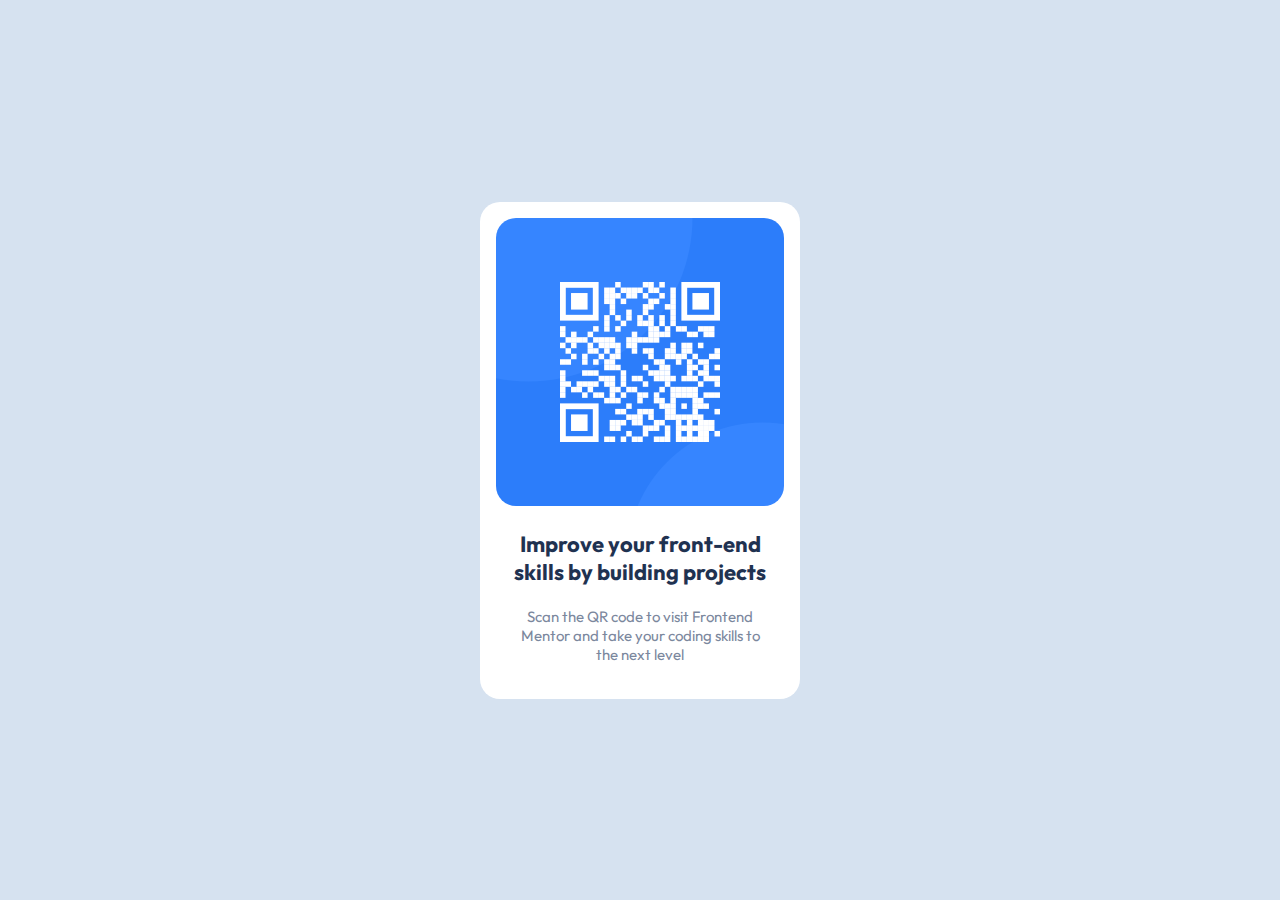
<file: 01-qr-cord-component/index.html>
<!DOCTYPE html>
<html lang="en">
  <head>
    <meta charset="UTF-8" />
    <meta name="viewport" content="width=device-width, initial-scale=1.0" />
    <!-- displays site properly based on user's device -->

    <link
      rel="icon"
      type="image/png"
      sizes="32x32"
      href="./images/favicon-32x32.png"
    />

    <link rel="preconnect" href="https://fonts.googleapis.com" />
    <link rel="preconnect" href="https://fonts.gstatic.com" crossorigin />
    <link
      href="https://fonts.googleapis.com/css2?family=Outfit:wght@100..900&display=swap"
      rel="stylesheet"
    />

    <link rel="stylesheet" href="./style.css" />

    <title>Frontend Mentor | QR code component</title>
  </head>
  <body class="container">
    <main>
      <article class="card">
        <img src="./images/image-qr-code.png" alt="QR Code" class="img" />
        <div class="card-text">
          <h1>Improve your front-end skills by building projects</h1>
          <p>
            Scan the QR code to visit Frontend Mentor and take your coding
            skills to the next level
          </p>
        </div>
      </article>
    </main>
  </body>
</html>
</file>
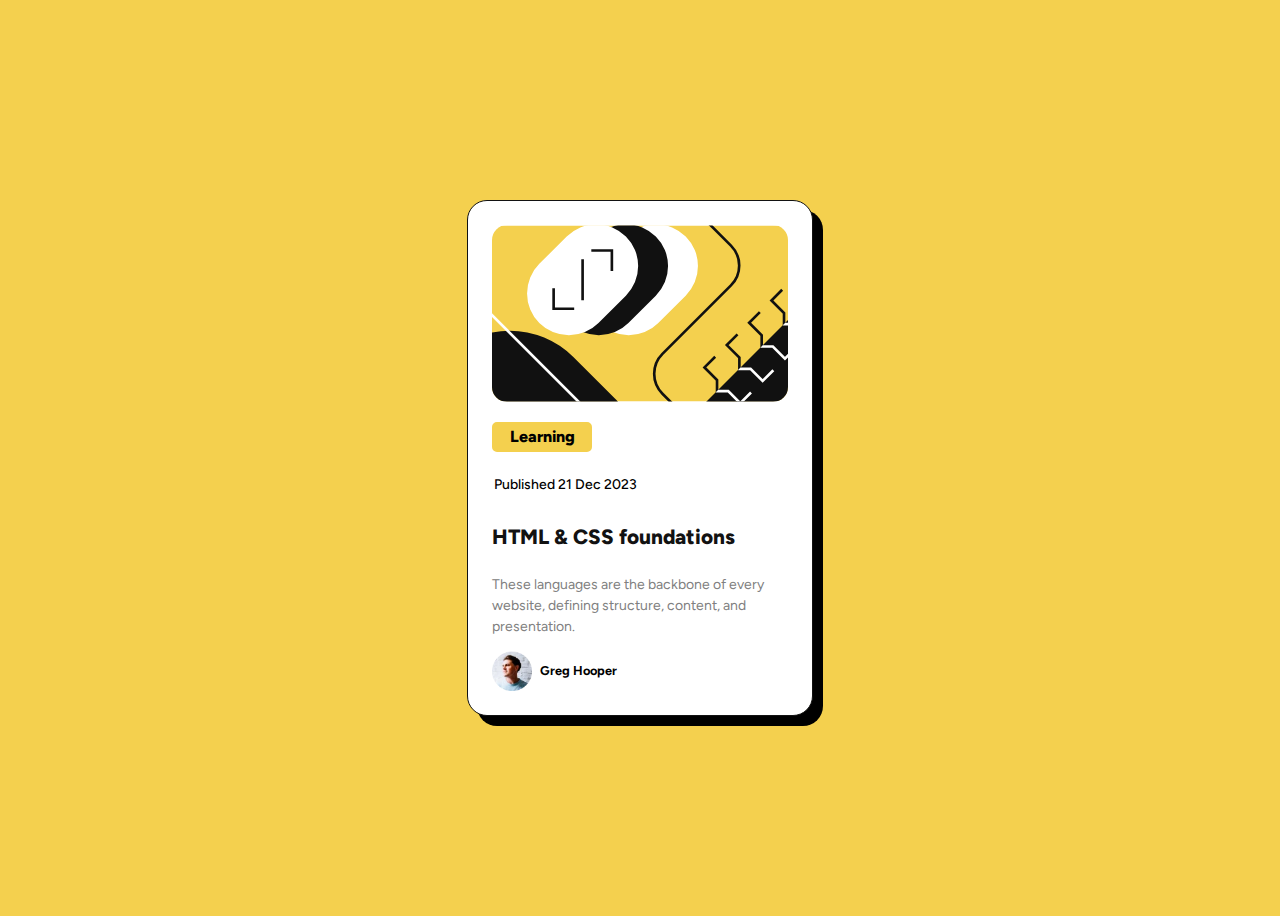
<file: 02-blog-preview-card/index.html>
<!DOCTYPE html>
<html lang="en">
  <head>
    <meta charset="UTF-8" />
    <meta name="viewport" content="width=device-width, initial-scale=1.0" />

    <link
      rel="icon"
      type="image/png"
      sizes="32x32"
      href="./assets/images/favicon-32x32.png"
    />

    <title>Front-end Mentor | Blog preview Card</title>
    <link rel="stylesheet" href="./Style/style.css" />
  </head>
  <body class="container">
    <main>
      <div class="container">
        <article class="card">
          <img
            class="card__img"
            src="./assets/images/illustration-article.svg"
            alt="Blog preview card"
          />
          <div class="card__content">
            <span>Learning</span>
            <time class="card__date">Published 21 Dec 2023</time>
            <h1><a href="#" class="card__title">HTML & CSS foundations</a></h1>
            <p class="card__text">
              These languages are the backbone of every website, defining
              structure, content, and presentation.
            </p>
            <div class="card__avatar">
              <img
                class="card__avatar-image"
                src="./assets/images/image-avatar.webp"
                alt="image"
              />
              <p class="card__avatar-author">Greg Hooper</p>
            </div>
          </div>
        </article>
      </div>
    </main>

    <!-- <footer class="footer">
      <div>
        Challenge by
        <a href="https://www.frontendmentor.io?ref=challenge" target="_blank"
          >Frontend Mentor</a
        >
      </div>
      <div>Coded by <a hre="https://github.com/kn070648">KN Chang</a></div>
    </footer> -->
  </body>
</html>
</file>
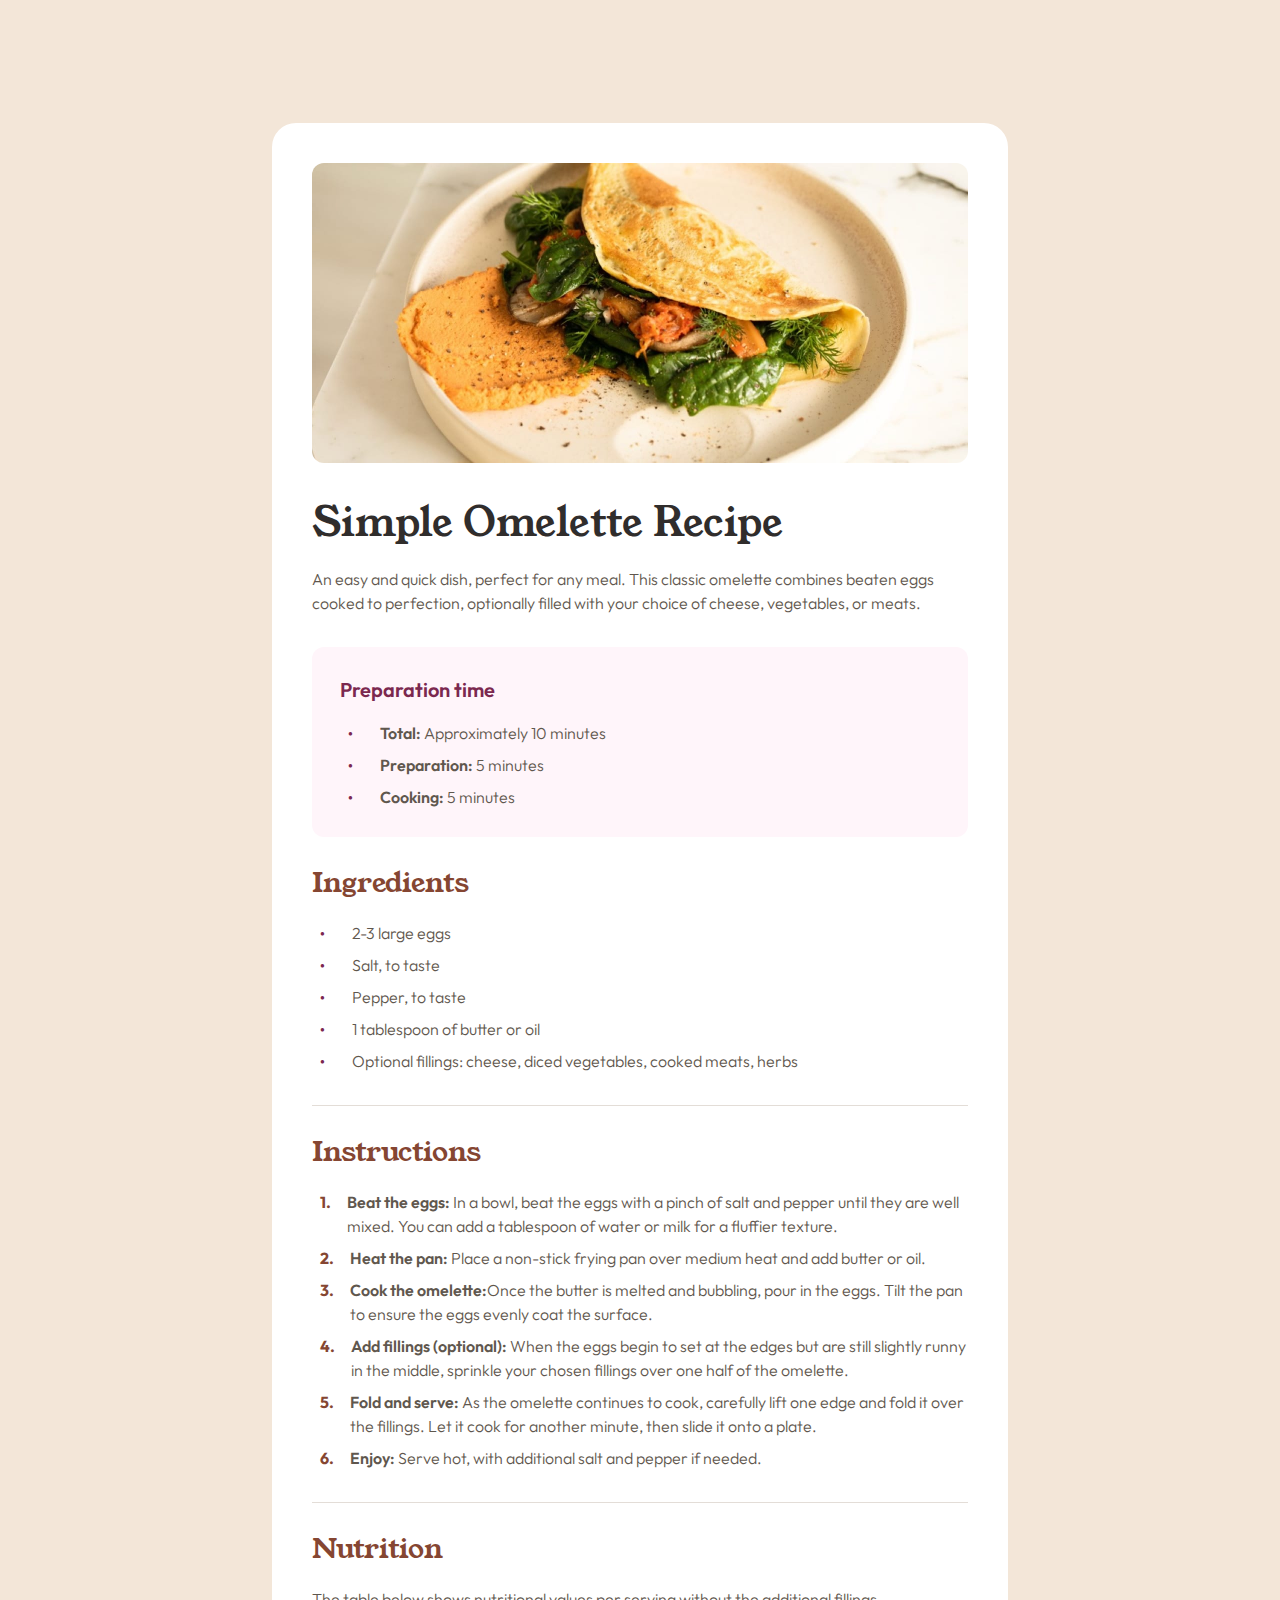
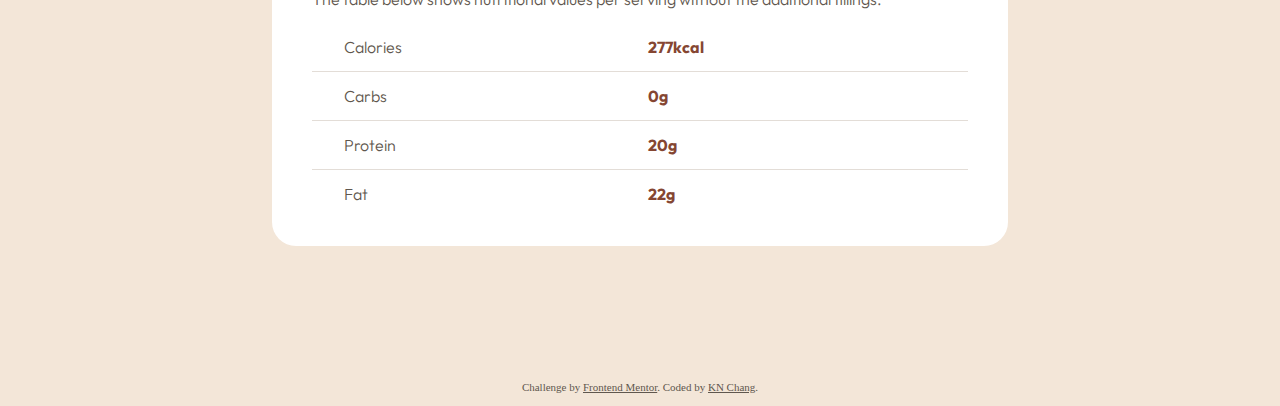
<file: 04-recipe-page/index.html>
<!DOCTYPE html>
<html lang="en">
  <head>
    <meta charset="UTF-8" />
    <meta name="viewport" content="width=device-width, initial-scale=1.0" />
    <!-- displays site properly based on user's device -->

    <link
      rel="icon"
      type="image/png"
      sizes="32x32"
      href="./assets/images/favicon-32x32.png"
    />

    <title>Frontend Mentor | Recipe page</title>

    <!-- Feel free to remove these styles or customise in your own stylesheet 👍 -->
    <style>
      .attribution {
        font-size: 11px;
        text-align: center;
      }
      .attribution a {
        color: hsl(228, 45%, 44%);
      }
    </style>
    <link rel="stylesheet" href="./style.css" />
  </head>
  <body>
    <main class="recipe">
      <img
        class="recipe__image"
        src="./assets/images/image-omelette.jpeg"
        alt="omelette__img"
      />
      <div class="recipe__text-content">
        <!--Part1-->
        <section class="component">
          <h1 class="component__title component__title--big">
            Simple Omelette Recipe
          </h1>
          <p class="component__text">
            An easy and quick dish, perfect for any meal. This classic omelette
            combines beaten eggs cooked to perfection, optionally filled with
            your choice of cheese, vegetables, or meats.
          </p>
        </section>
        <!--Part2-->
        <section class="component component--time component--timeblock">
          <h2 class="component__title--small component__title--font-Outfit">
            Preparation time
          </h2>
          <ul class="component__list">
            <li class="component__list-item">
              <p>
                <span class="component__list-item-topic">Total: </span
                >Approximately 10 minutes
              </p>
            </li>
            <li class="component__list-item">
              <p>
                <span class="component__list-item-topic">Preparation: </span>5
                minutes
              </p>
            </li>
            <li class="component__list-item">
              <p>
                <span class="component__list-item-topic">Cooking: </span>5
                minutes
              </p>
            </li>
          </ul>
        </section>
        <!--Part3-->
        <section class="component">
          <h2 class="component__title">Ingredients</h2>
          <ul class="component__list">
            <li class="component__list-item">2-3 large eggs</li>
            <li class="component__list-item">Salt, to taste</li>
            <li class="component__list-item">Pepper, to taste</li>
            <li class="component__list-item">1 tablespoon of butter or oil</li>
            <li class="component__list-item">
              Optional fillings: cheese, diced vegetables, cooked meats, herbs
            </li>
          </ul>
        </section>
        <hr class="divider" />
        <!--Part4-->
        <section class="component">
          <h2 class="component__title">Instructions</h2>
          <ol class="component__list component__list--numbers">
            <li
              class="component__list-item component__list-item--numbers component__list-item--align-top"
            >
              <p>
                <span class="component__list-item-topic">Beat the eggs: </span
                >In a bowl, beat the eggs with a pinch of salt and pepper until
                they are well mixed. You can add a tablespoon of water or milk
                for a fluffier texture.
              </p>
            </li>
            <li
              class="component__list-item component__list-item--numbers component__list-item--align-top"
            >
              <p>
                <span class="component__list-item-topic">Heat the pan: </span
                >Place a non-stick frying pan over medium heat and add butter or
                oil.
              </p>
            </li>
            <li
              class="component__list-item component__list-item--numbers component__list-item--align-top"
            >
              <p>
                <span class="component__list-item-topic"
                  >Cook the omelette:</span
                >Once the butter is melted and bubbling, pour in the eggs. Tilt
                the pan to ensure the eggs evenly coat the surface.
              </p>
            </li>
            <li
              class="component__list-item component__list-item--numbers component__list-item--align-top"
            >
              <p>
                <span class="component__list-item-topic"
                  >Add fillings (optional): </span
                >When the eggs begin to set at the edges but are still slightly
                runny in the middle, sprinkle your chosen fillings over one half
                of the omelette.
              </p>
            </li>
            <li
              class="component__list-item component__list-item--numbers component__list-item--align-top"
            >
              <p>
                <span class="component__list-item-topic">Fold and serve: </span
                >As the omelette continues to cook, carefully lift one edge and
                fold it over the fillings. Let it cook for another minute, then
                slide it onto a plate.
              </p>
            </li>
            <li
              class="component__list-item component__list-item--numbers component__list-item--align-top"
            >
              <p>
                <span class="component__list-item-topic">Enjoy: </span>Serve
                hot, with additional salt and pepper if needed.
              </p>
            </li>
          </ol>
        </section>
        <hr class="divider" />
        <!--Part5-->
        <section class="component">
          <h2 class="component__title">Nutrition</h2>
          <p class="component__text">
            The table below shows nutritional values per serving without the
            additional fillings.
          </p>
          <div class="component__nutritional-info">
            <span class="component__nutritional-info-row">
              <p class="component__nutritional-topic">Calories</p>
              <p class="component__nutritional-measure">277kcal</p>
            </span>
            <hr class="divider" />
            <span class="component__nutritional-info-row">
              <p class="component__nutritional-topic">Carbs</p>
              <p class="component__nutritional-measure">0g</p>
            </span>
            <hr class="divider" />
            <span class="component__nutritional-info-row">
              <p class="component__nutritional-topic">Protein</p>
              <p class="component__nutritional-measure">20g</p>
            </span>
            <hr class="divider" />
            <span class="component__nutritional-info-row">
              <p class="component__nutritional-topic">Fat</p>
              <p class="component__nutritional-measure">22g</p>
            </span>
          </div>
        </section>
      </div>
    </main>

    <div class="attribution">
      Challenge by
      <a href="https://www.frontendmentor.io?ref=challenge" target="_blank"
        >Frontend Mentor</a
      >. Coded by <a href="#">KN Chang</a>.
    </div>
  </body>
</html>
</file>
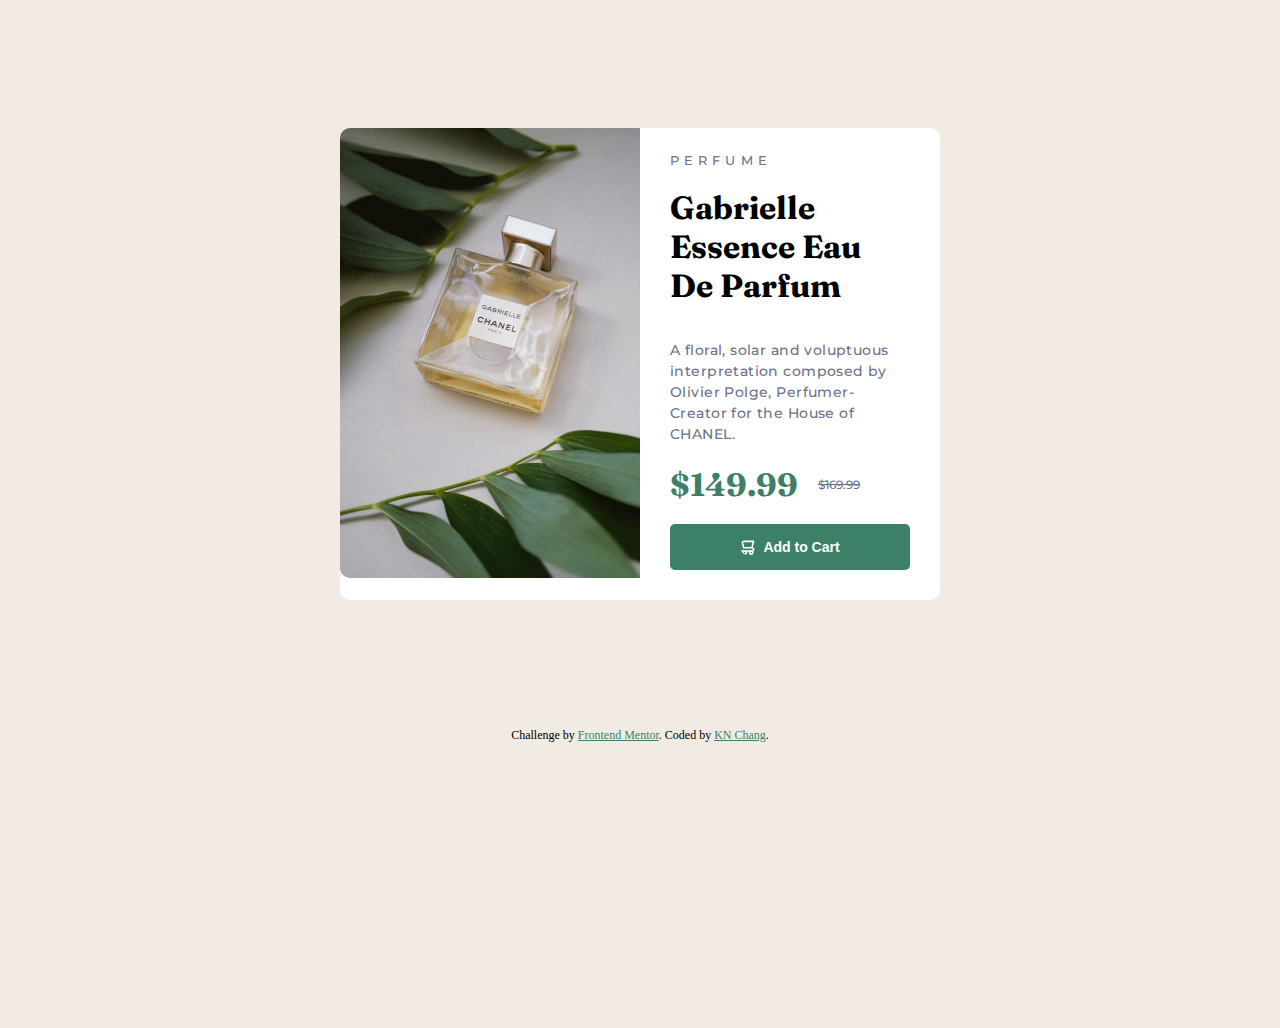
<file: 05-product-preview-card-component/index.html>
<!DOCTYPE html>
<html lang="en">
  <head>
    <meta charset="UTF-8" />
    <meta name="viewport" content="width=device-width, initial-scale=1.0" />

    <link
      rel="icon"
      type="image/png"
      sizes="32x32"
      href="./images/favicon-32x32.png"
    />

    <title>Frontend Mentor | Product preview card component</title>

    <link rel="stylesheet" href="./style.css" />
  </head>
  <body>
    <main>
      <div class="product-content">
        <picture class="image-container">
          <source
            media="(max-width: 600px)"
            srcset="./images/image-product-mobile.jpg"
          />
          <img src="./images/image-product-desktop.jpg" alt="purfume-image" />
        </picture>
        <div class="text-container">
          <span class="product-label">PERFUME</span>

          <h1 class="product-title">Gabrielle Essence Eau De Parfum</h1>

          <p class="product-text">
            A floral, solar and voluptuous interpretation composed by Olivier
            Polge, Perfumer-Creator for the House of CHANEL.
          </p>
          <div class="product-price">
            <p class="sale-price">$149.99</p>
            <p class="original-price">$169.99</p>
          </div>
          <div class="button">
            <button class="add-to-cart-btn">
              <img
                src="./images/icon-cart.svg"
                alt="cart-image"
                class="cart"
              />Add to Cart
            </button>
          </div>
        </div>
      </div>

      <div class="attribution">
        Challenge by
        <a href="https://www.frontendmentor.io?ref=challenge" target="_blank"
          >Frontend Mentor</a
        >. Coded by <a href="#">KN Chang</a>.
      </div>
    </main>
  </body>
</html>
</file>
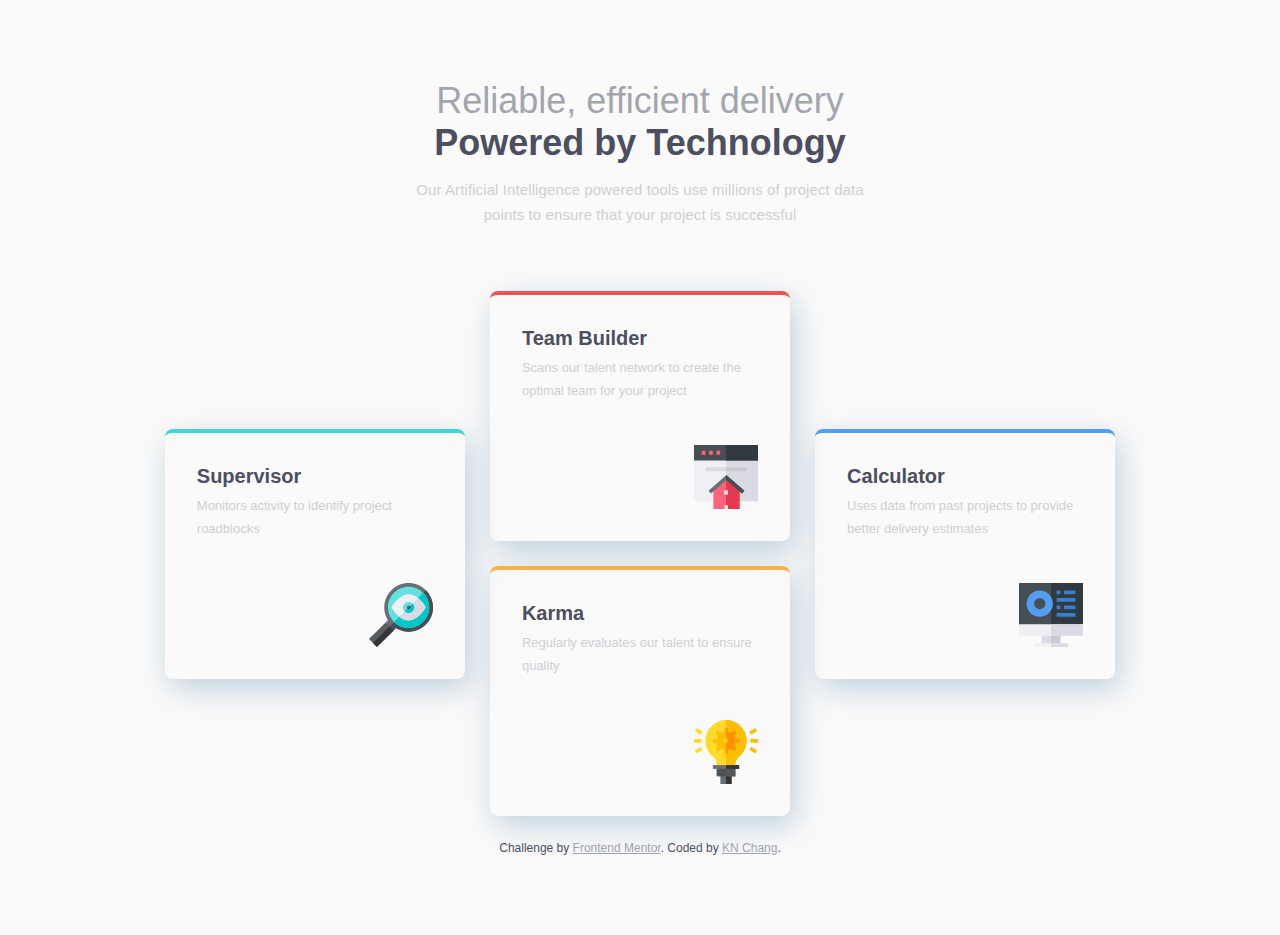
<file: 06-four-card-feature-section/index.html>
<!DOCTYPE html>
<html lang="en">
  <head>
    <meta charset="UTF-8" />
    <meta name="viewport" content="width=device-width, initial-scale=1.0" />
    <!-- displays site properly based on user's device -->

    <link
      rel="icon"
      type="image/png"
      sizes="32x32"
      href="./images/favicon-32x32.png"
    />

    <title>Frontend Mentor | Four card feature section</title>

    <link rel="stylesheet" href="./style.css" />
  </head>
  <body>
    <main class="container">
      <header class="container__header">
        <h2 class="container__subtitle">Reliable, efficient delivery</h2>
        <h1 class="container__title">Powered by Technology</h1>
        <p class="container__description">
          Our Artificial Intelligence powered tools use millions of project data
          points to ensure that your project is successful
        </p>
      </header>

      <div class="cards">
        <section class="card card--supervisor">
          <h3 class="card--title">Supervisor</h3>
          <p class="card--text">
            Monitors activity to identify project roadblocks
          </p>
          <img
            src="./images/icon-supervisor.svg"
            alt="icon-supervisor"
            class="card--img"
          />
        </section>

        <div class="card-container">
          <section class="card card--team-builder">
            <h3 class="card--title">Team Builder</h3>
            <p class="card--text">
              Scans our talent network to create the optimal team for your
              project
            </p>
            <img
              src="./images/icon-team-builder.svg"
              alt="icon-team-builder"
              class="card--img"
            />
          </section>
          <section class="card card--karma">
            <h3 class="card--title">Karma</h3>
            <p class="card--text">
              Regularly evaluates our talent to ensure quality
            </p>
            <img
              src="./images/icon-karma.svg"
              alt="icon-karma"
              class="card--img"
            />
          </section>
        </div>

        <section class="card card--caculator">
          <h3 class="card--title">Calculator</h3>
          <p class="card--text">
            Uses data from past projects to provide better delivery estimates
          </p>
          <img
            src="./images/icon-calculator.svg"
            alt="icon-calculator"
            class="card--img"
          />
        </section>
      </div>
    </main>

    <footer>
      <p class="attribution">
        Challenge by
        <a href="https://www.frontendmentor.io?ref=challenge" target="_blank"
          >Frontend Mentor</a
        >. Coded by <a href="#">KN Chang</a>.
      </p>
    </footer>
  </body>
</html>
</file>
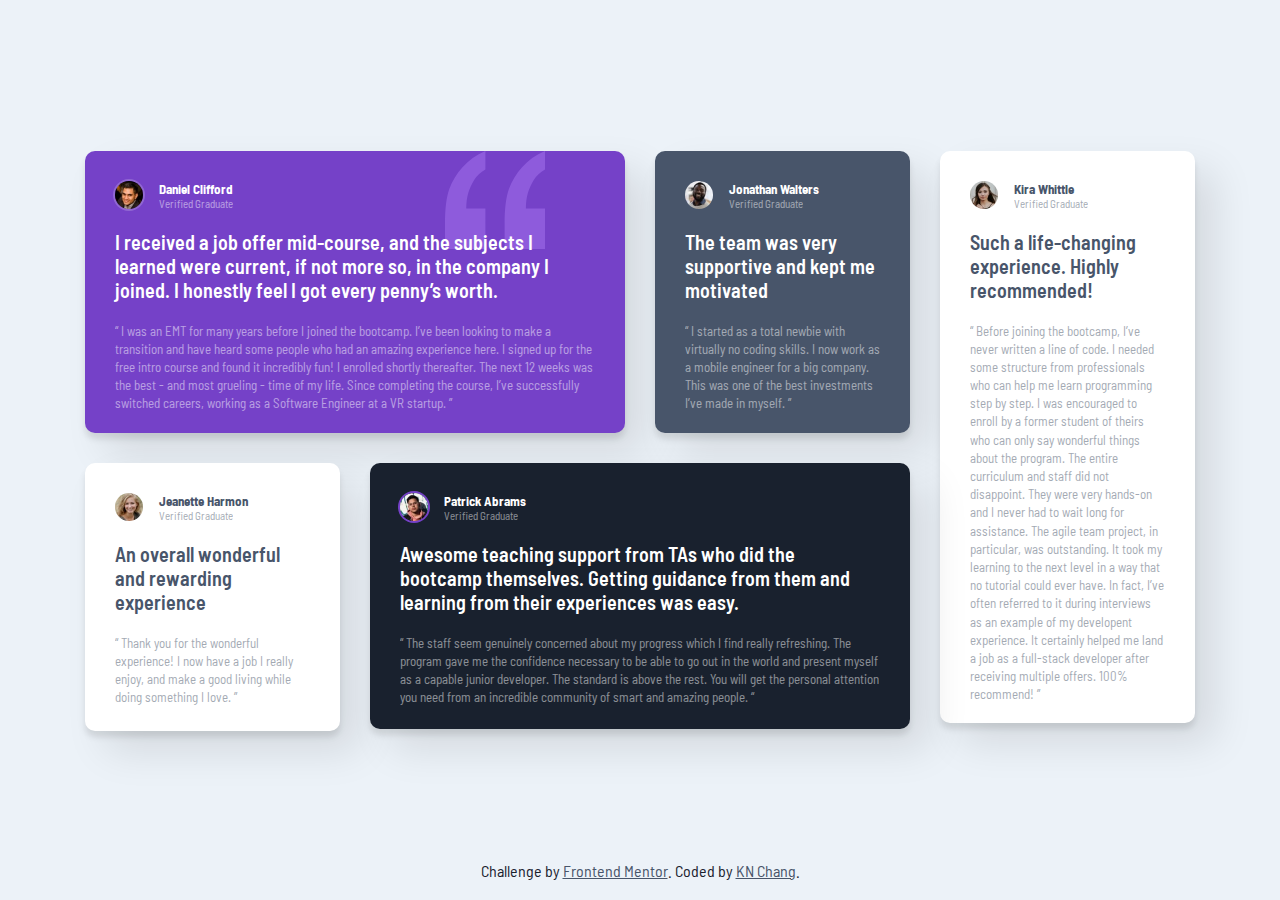
<file: 07-testimonioals-grid-section/index.html>
<!DOCTYPE html>
<html lang="en">
  <head>
    <meta charset="UTF-8" />
    <meta name="viewport" content="width=device-width, initial-scale=1.0" />
    <!-- displays site properly based on user's device -->

    <link
      rel="icon"
      type="image/png"
      sizes="32x32"
      href="./images/favicon-32x32.png"
    />

    <title>Frontend Mentor | Testimonials Grid Section</title>
    <link rel="stylesheet" href="styles/style.css" />
  </head>
  <body>
    <div class="testimonial-grid">

      <div class="testimonial-grid__item testimonial-grid__item--purple">
        <img src="./images/bg-pattern-quotation.svg" alt="quotation" class="quote-img">
        <div class="testimonial-grid__header">
          <img src="./images/image-daniel.jpg" alt="Danial Clifford" class="photo-border--white" />
          <div class="testimonial-grid＿＿info">

            <h3 class="testimonial-grid__name">Daniel Clifford</h3>
            <p class="testimonial-grid__title">Verified Graduate</p>
          </div>

        </div>
        <div class="testimonial-grid__main-content">
          <p class="testimonial-grid__quote">
            I received a job offer mid-course, and the subjects I learned were
            current, if not more so, in the company I joined. I honestly feel
            I got every penny’s worth.
          </p>
          <p class="testimonial-grid__details">
            “ I was an EMT for many years before I joined the bootcamp. I’ve
            been looking to make a transition and have heard some people who
            had an amazing experience here. I signed up for the free intro
            course and found it incredibly fun! I enrolled shortly thereafter.
            The next 12 weeks was the best - and most grueling - time of my
            life. Since completing the course, I’ve successfully switched
            careers, working as a Software Engineer at a VR startup. ”
          </p>
        </div>
      </div>

      <div class="testimonial-grid__item testimonial-grid__item--gray">
          <div class="testimonial-grid__header">
            <img src="./images/image-jonathan.jpg" alt="Jonathan Walters" />
            <div class="testimonial-grid＿＿info">

              <h3 class="testimonial-grid__name">Jonathan Walters</h3>
              <p class="testimonial-grid__title">Verified Graduate</p>
            </div>
          </div>
          <div class="testimonial-grid__main-content">
            <p class="testimonial-grid__quote">
              The team was very supportive and kept me motivated
            </p>
            <p class="testimonial-grid__details">
              “ I started as a total newbie with virtually no coding skills. I
              now work as a mobile engineer for a big company. This was one of
              the best investments I’ve made in myself. ”
            </p>
          </div>
        </div>


      <div class="testimonial-grid__item testimonial-grid__item--large">
        <div class="testimonial-grid__header">
          <img src="./images/image-kira.jpg" alt="Kira Whittle" />
          <div class="testimonial-grid__info">

            <h3 class="testimonial-grid__name">Kira Whittle</h3>
            <p class="testimonial-grid__title">Verified Graduate</p>
          </div>
        </div>
        <div class="testimonial-grid__main-content">
          <p class="testimonial-grid__quote">
            Such a life-changing experience. Highly recommended!
          </p>
          <p class="testimonial-grid__details">
            “ Before joining the bootcamp, I’ve never written a line of code. I
            needed some structure from professionals who can help me learn
            programming step by step. I was encouraged to enroll by a former
            student of theirs who can only say wonderful things about the
            program. The entire curriculum and staff did not disappoint. They
            were very hands-on and I never had to wait long for assistance.
            The agile team project, in particular, was outstanding. It took my
            learning to the next level in a way that no tutorial could ever
            have. In fact, I’ve often referred to it during interviews as an
            example of my developent experience. It certainly helped me land a
            job as a full-stack developer after receiving multiple offers.
            100% recommend! ”
          </p>
        </div>
    </div>
 


    <div class="testimonial-grid__item testimonial-grid__item--small">
        <div class="testimonial-grid__header">
          <img src="./images/image-jeanette.jpg" alt="Jeanette Harmon" />
          <div class="testimonial-grid__info">

            <h3 class="testimonial-grid__name">Jeanette Harmon</h3>
            <p class="testimonial-grid__title">Verified Graduate</p>
          </div>
        </div>
        <div class="testimonial-grid__main-content">
          <p class="testimonial-grid__quote">
            An overall wonderful and rewarding experience
          </p>
          <p class="testimonial-grid__details">
            “ Thank you for the wonderful experience! I now have a job I
            really enjoy, and make a good living while doing something I love.
            ”
          </p>
        </div>

    </div>

    <div class="testimonial-grid__item testimonial-grid__item--dark">
        <div class="testimonial-grid__header">

          <img src="./images/image-patrick.jpg" alt="Patrick Abrams" class="photo-border--purple"/>
        <div class="testimonial-grid__info">

          <h3 class="testimonial-grid__name">Patrick Abrams</h3>
          <p class="testimonial-grid__title">Verified Graduate</p>
        </div>
      </div>
        <div class="testimonial-grid__main-content">
          <p class="testimonial-grid__quote">
            Awesome teaching support from TAs who did the bootcamp themselves.
            Getting guidance from them and learning from their experiences was
            easy.
          </p>
          <p class="testimonial-grid__details">
            “ The staff seem genuinely concerned about my progress which I
            find really refreshing. The program gave me the confidence
            necessary to be able to go out in the world and present myself as
            a capable junior developer. The standard is above the rest. You
            will get the personal attention you need from an incredible
            community of smart and amazing people. “
          </p>
        </div>
      
    </div>

    </div>
  </div>

  <footer class="footer">
      Challenge by
      <a href="https://www.frontendmentor.io?ref=challenge" target="_blank"
        >Frontend Mentor</a
      >. Coded by <a href="#">KN Chang</a>.

  </footer>
 
  </body>
</html>
</file>
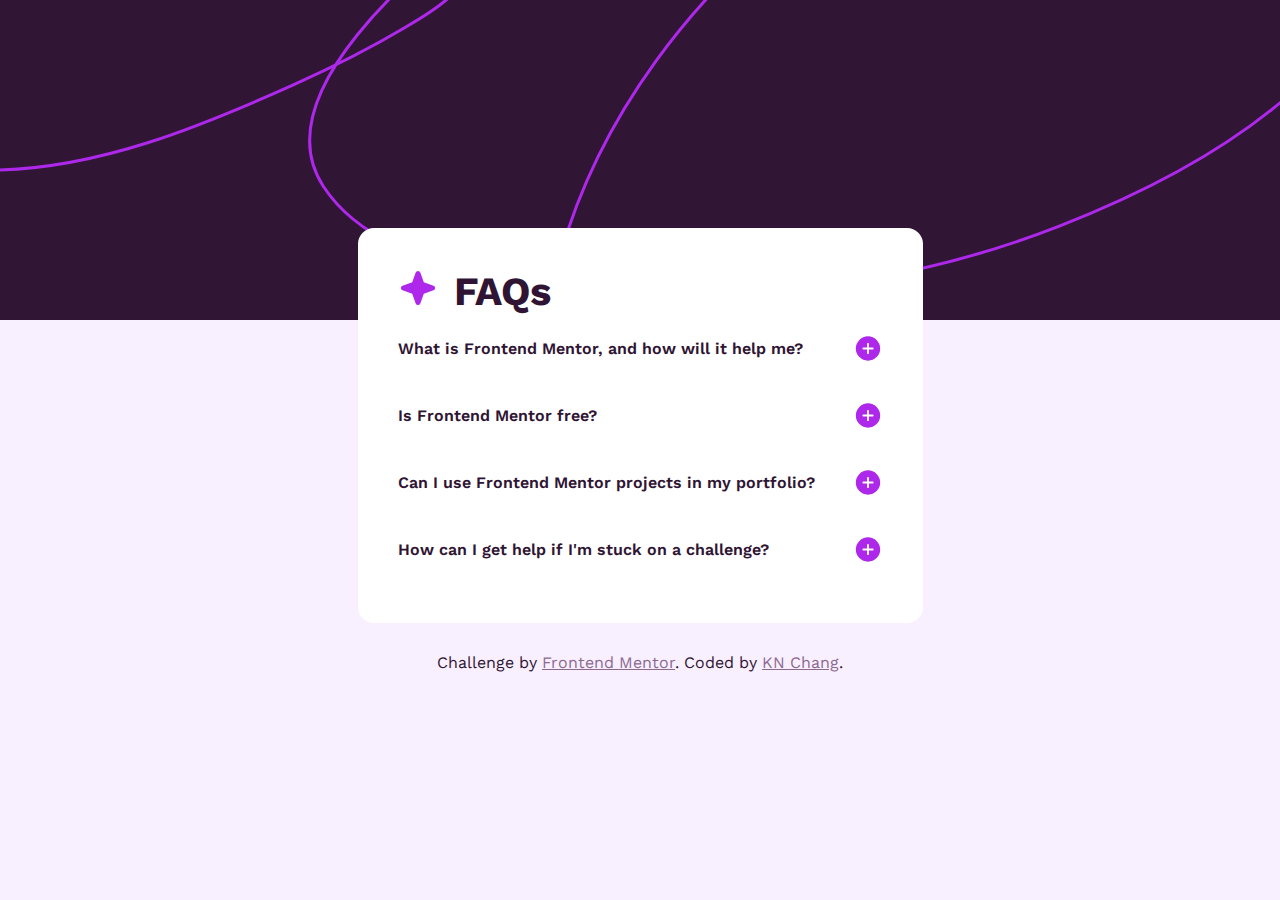
<file: 08-faq-accordion-main/index.html>
<!DOCTYPE html>
<html lang="en">
  <head>
    <meta charset="UTF-8" />
    <meta name="viewport" content="width=device-width, initial-scale=1.0" />

    <link
      rel="icon"
      type="image/png"
      sizes="32x32"
      href="./assets/images/favicon-32x32.png"
    />
    <link rel="stylesheet" href="./style.css" />
    <title>Frontend Mentor | FAQ accordion</title>
  </head>
  <body>
    <div class="FAQs-container">
      <div class="FAQs-header">
        <img
          src="./assets/images/icon-star.svg"
          alt="icon-star"
          class="icon-star"
        />
        <h1>FAQs</h1>
      </div>

      <div class="Question-1">
        <div class="question-header">
          <p class="question">
            What is Frontend Mentor, and how will it help me?
          </p>
          <img
            src="./assets/images/icon-plus.svg"
            alt="icon-plus"
            class="plus-btn"
            data-question="1"
          />
          <img
            src="./assets/images/icon-minus.svg"
            alt="minus-btn"
            class="minus-btn"
            data-question="1"
          />
        </div>

        <p class="answer answer-one" data-question="1">
          Frontend Mentor offers realistic coding challenges to help developers
          improve their frontend coding skills with projects in HTML, CSS, and
          JavaScript. It's suitable for all levels and ideal for portfolio
          building.
        </p>
      </div>

      <div class="Question-2">
        <div class="question-header">
          <p class="question">Is Frontend Mentor free?</p>
          <img
            src="./assets/images/icon-plus.svg"
            alt="icon-plus"
            class="plus-btn"
            data-question="2"
          />
          <img
            src="./assets/images/icon-minus.svg"
            alt="minus-btn"
            class="minus-btn"
            data-question="2"
          />
        </div>

        <p class="answer" data-question="2">
          Yes, Frontend Mentor offers both free and premium coding challenges,
          with the free option providing access to a range of projects suitable
          for all skill levels.
        </p>
      </div>

      <div class="Question-3">
        <div class="question-header">
          <p class="question">
            Can I use Frontend Mentor projects in my portfolio?
          </p>
          <img
            src="./assets/images/icon-plus.svg"
            alt="icon-plus"
            class="plus-btn"
            data-question="3"
          />
          <img
            src="./assets/images/icon-minus.svg"
            alt="minus-btn"
            class="minus-btn"
            data-question="3"
          />
        </div>

        <p class="answer" data-question="3">
          Yes, you can use projects completed on Frontend Mentor in your
          portfolio. It's an excellent way to showcase your skills to potential
          employers!
        </p>
      </div>

      <div class="Question-4">
        <div class="question-header">
          <p class="question">
            How can I get help if I'm stuck on a challenge?
          </p>
          <img
            src="./assets/images/icon-plus.svg"
            alt="icon-plus"
            class="plus-btn"
            data-question="4"
          />
          <img
            src="./assets/images/icon-minus.svg"
            alt="minus-btn"
            class="minus-btn"
            data-question="4"
          />
        </div>

        <p class="answer" data-question="4">
          The best place to get help is inside Frontend Mentor's Discord
          community. There's a help channel where you can ask questions and seek
          support from other community members.
        </p>
      </div>
    </div>

    <footer>
      Challenge by
      <a href="https://www.frontendmentor.io?ref=challenge" target="_blank"
        >Frontend Mentor</a
      >. Coded by <a href="#">KN Chang</a>.
    </footer>
  </body>
  <script src="./script.js"></script>
</html>
</file>
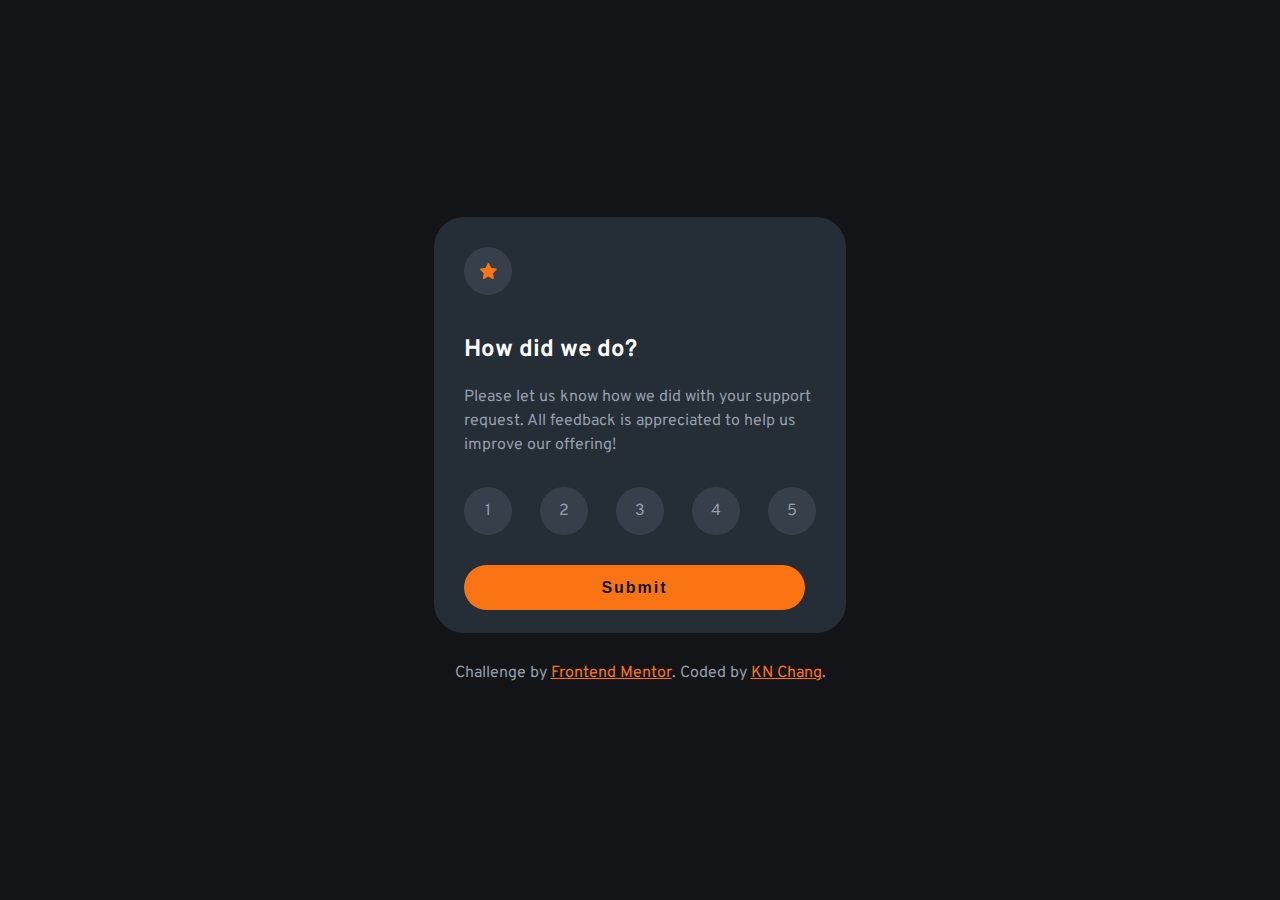
<file: 09-interactive-rating-component/index.html>
<!DOCTYPE html>
<html lang="en">
  <head>
    <meta charset="UTF-8" />
    <meta name="viewport" content="width=device-width, initial-scale=1.0" />

    <link
      rel="icon"
      type="image/png"
      sizes="32x32"
      href="./images/favicon-32x32.png"
    />
    <link rel="stylesheet" href="./style.css" />
    <title>Frontend Mentor | Interactive rating component</title>
  </head>
  <body>
    <div class="container">
      <div class="rateContainer">
        <div class="star-icon">
          <img src="./images/icon-star.svg" alt="icon-star" />
        </div>
        <div class="text-container">
          <h2>How did we do?</h2>

          <p>
            Please let us know how we did with your support request. All
            feedback is appreciated to help us improve our offering!
          </p>
        </div>
        <div class="rating">
          <label class="rate btn">
            <input type="radio" name="rating" value="1" />
            <span>1</span>
          </label>
          <label class="rate btn">
            <input type="radio" name="rating" value="2" />
            <span>2</span>
          </label>
          <label class="rate btn">
            <input type="radio" name="rating" value="3" />
            <span>3</span>
          </label>
          <label class="rate btn">
            <input type="radio" name="rating" value="4" />
            <span>4</span>
          </label>
          <label class="rate btn">
            <input type="radio" name="rating" value="5" />
            <span>5</span>
          </label>
        </div>
        <button class="btn" id="submit-btn">Submit</button>
      </div>

      <!-- Rating state end -->

      <!-- Thank you state start -->
      <div class="thankYouContainer">
        <img src="./images/illustration-thank-you.svg" alt="thank-you-icon" />
        <p class="rating-result" id="rating-result">
          You selected <span id="selected-score"> 0  </span>
          <!-- Add rating here -->
          out of 5
        </p>
        <h2>Thank you!</h2>
        <p>
          We appreciate you taking the time to give a rating. If you ever need
          more support, don’t hesitate to get in touch!
        </p>
      </div>

      <!-- Thank you state end -->
    </div>

    <footer>
      Challenge by
      <a href="https://www.frontendmentor.io?ref=challenge" target="_blank"
        >Frontend Mentor</a
      >. Coded by <a href="#">KN Chang</a>.
    </footer>
  </body>
  <script src="./script.js"></script>
</html>
</file>
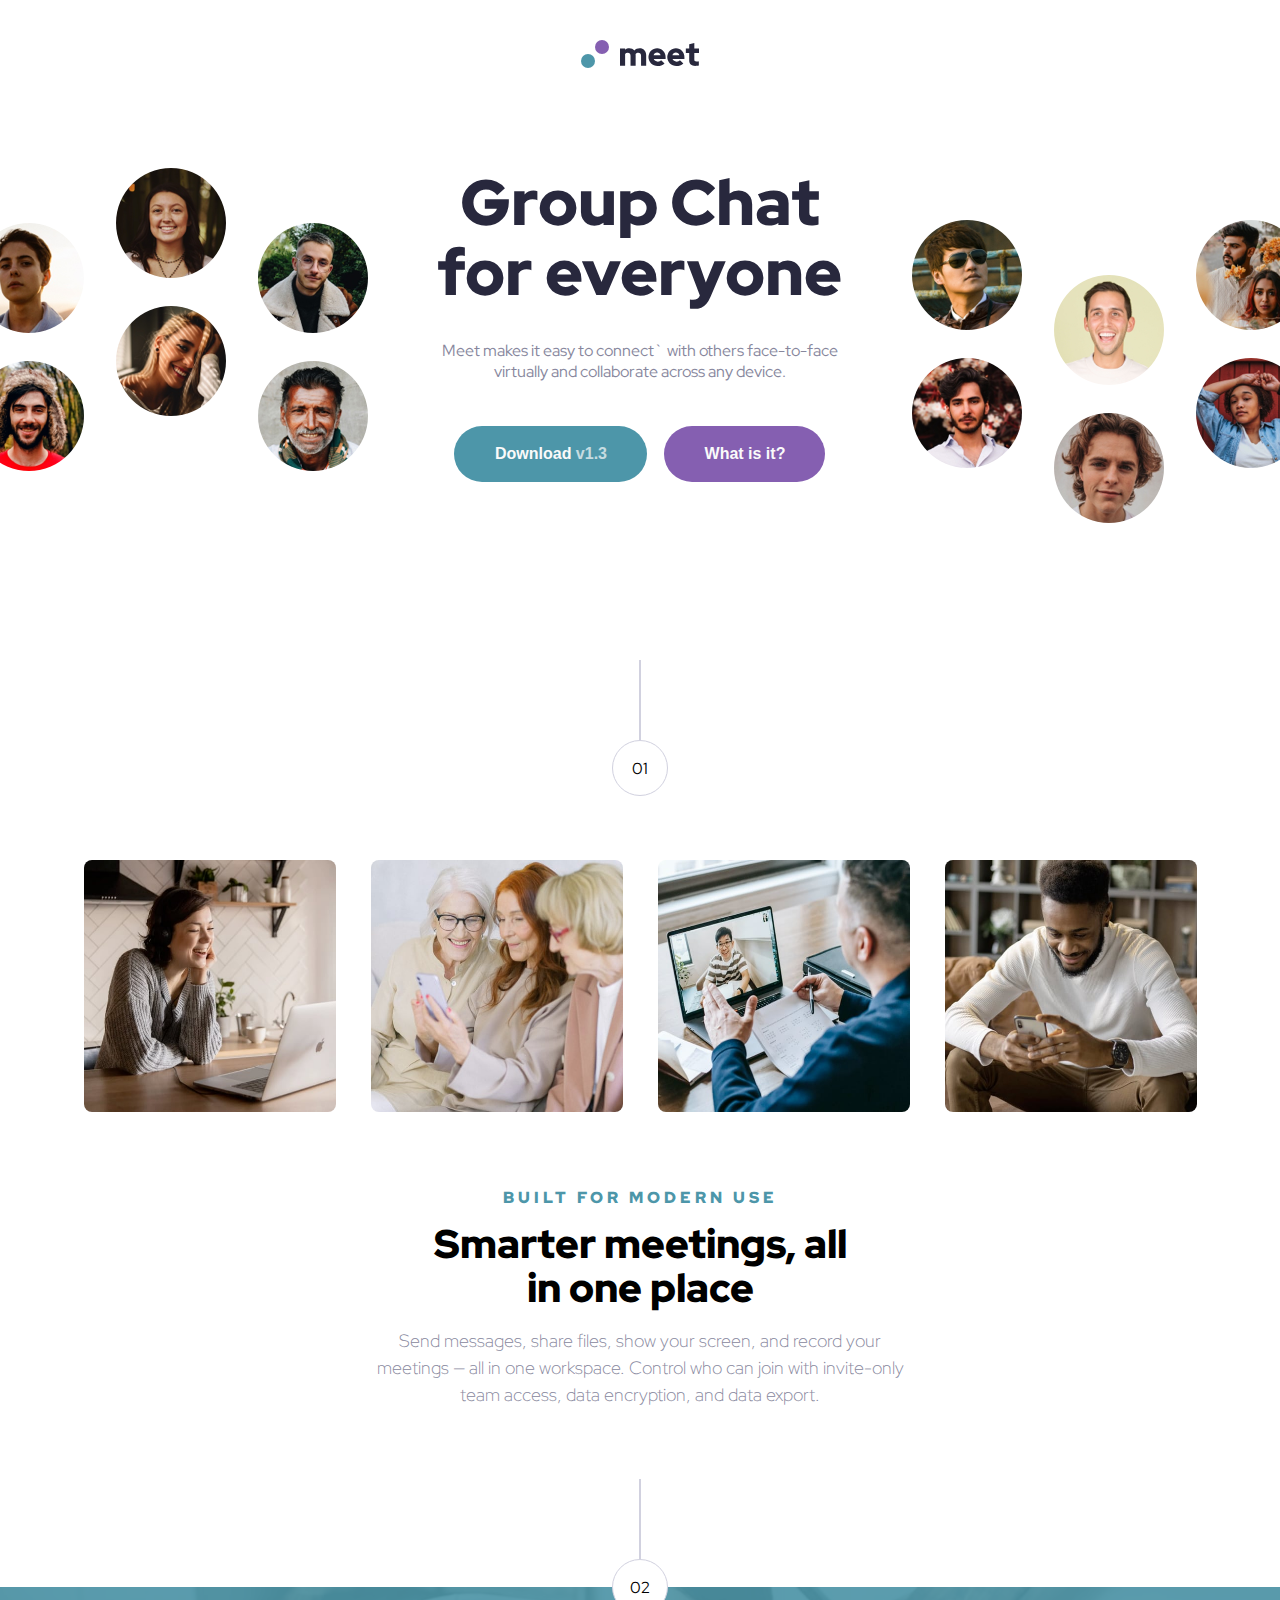
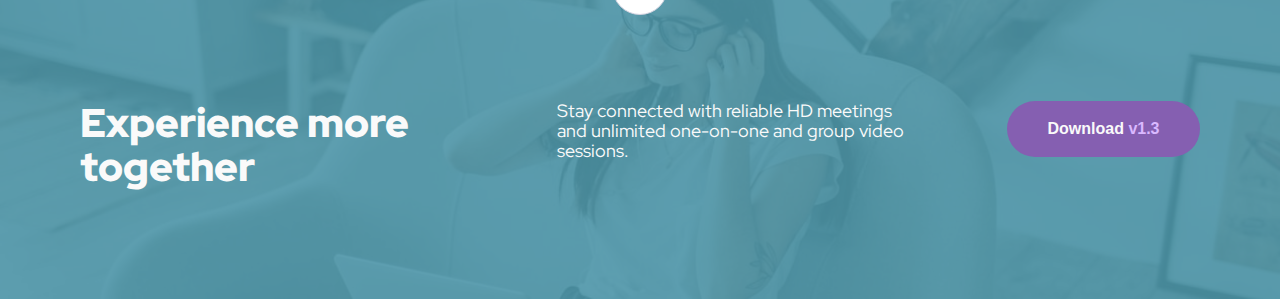
<file: 10-meet-landing-page/index.html>
<!DOCTYPE html>
<html lang="en">
  <head>
    <meta charset="UTF-8" />
    <meta name="viewport" content="width=device-width, initial-scale=1.0" />

    <link
      rel="icon"
      type="image/png"
      sizes="32x32"
      href="./assets/favicon-32x32.png"
    />
    <link rel="stylesheet" href="./styles/style.css" />

    <title>Frontend Mentor | Meet landing page</title>
  </head>
  <body>
    <div class="container">
      <div class="header">
        <img src="./assets/logo.svg" alt="logo" />
      </div>
      <div class="hero-section">
        <img
          src="./assets/desktop/image-hero-left.png"
          alt="image-hero-left"
          class="left-img"
        />
        <img
          src="./assets/desktop/image-hero-right.png"
          alt="image-hero-right"
          class="right-img"
        />
        <div class="hero-container">
          <div class="hero-title">
            <h1 class="heading-large">Group Chat for everyone</h1>
          </div>

          <div class="hero-text">
            <p>
              Meet makes it easy to connect` with others face-to-face virtually
              and collaborate across any device.
            </p>
          </div>

          <div class="hero-buttons">
            <button class="download-btn description-text">
              Download <span>v1.3</span>
            </button>
            <button class="question-btn description-text">What is it?</button>
          </div>
        </div>
      </div>
      <div class="features-section">
        <div class="features-content">
          <div class="section-marker">
            <div class="section-marker-line"></div>
            <div class="section-marker-circle">
              <span>01</span>
            </div>
          </div>
          <div class="picture-section">
            <img
              src="./assets/desktop/image-woman-in-videocall.jpg"
              alt="img-woman-in-vediocall"
            />
            <img
              src="./assets/desktop/image-women-videochatting.jpg"
              alt="img-woman-in-videochatting"
            />
            <img
              src="./assets/desktop/image-men-in-meeting.jpg"
              alt="img-men-in-meeting"
            />
            <img
              src="./assets/desktop/image-man-texting.jpg"
              alt="img-man-texting"
            />
          </div>
          <div class="features-description">
            <div class="heading-container">
              <h3 class="heading-small">Built for modern use</h3>
              <h2 class="heading-medium">Smarter meetings, all in one place</h2>
            </div>
            <p class="body-text">
              Send messages, share files, show your screen, and record your
              meetings — all in one workspace. Control who can join with
              invite-only team access, data encryption, and data export.
            </p>
          </div>
        </div>
      </div>

      <div class="experience-section">
        <div class="footer-wrapper">
          <img src="./assets/desktop/image-footer.jpg" alt="img-footer" />
        </div>
        <div class="section-marker">
          <div class="section-marker-line"></div>
          <div class="section-marker-circle">
            <span>02</span>
          </div>
        </div>
        <div class="experience-section-text-content">
          <div class="heading-medium slogan">Experience more together</div>
          <p class="body-text">
            Stay connected with reliable HD meetings and unlimited one-on-one
            and group video sessions.
          </p>
          <div class="btn-container">
            <button class="download-btn description-text">
              Download <span>v1.3</span>
            </button>
          </div>
        </div>
      </div>
    </div>
  </body>
</html>
</file>
<file: 01-qr-cord-component/style.css>
/*Colors*/
* {
  padding: 0;
  margin: 0;
  box-sizing: border-box;
}

body {
  min-width: 100vw;
  min-height: 100vh;
  font-size: 0.937rem;
  font-family: "Outfit", sans-serif;
  color: hsl(220, 15%, 55%);
  background-color: hsl(212, 45%, 89%);
  display: grid;
  align-items: center;
  justify-content: center;
}
body .card {
  width: 320px;
  height: 497px;
  border-radius: 20px;
  padding: 1rem;
  background-color: hsl(0, 0%, 100%);
  text-align: center;
}
body .card img {
  width: 100%;
  border-radius: 20px;
  display: block;
  margin-bottom: 1.5rem;
}
body .card .card-text h1 {
  color: hsl(218, 44%, 22%);
  font-size: 1.375rem;
  margin-bottom: 5px;
  text-align: center;
}
body .card .card-text p {
  color: hsl(220, 15%, 55%);
  text-align: center;
  padding: 1rem;
  margin-bottom: 5px;
}
</file>
<file: 07-testimonioals-grid-section/styles/style.css>
@import url("https://fonts.googleapis.com/css2?family=Barlow+Semi+Condensed:wght@400;700&display=swap");
* {
  padding: 0;
  margin: 0;
  box-sizing: border-box;
}

:root {
  --ModerateViolet: hsl(263, 55%, 52%);
  --VeryDarkGrayishBlue: hsl(217, 19%, 35%);
  --VeryDarkBlackishBlue: hsl(219, 29%, 14%);
  --White: hsl(0, 0%, 100%);
  --LightGray: hsl(0, 0%, 81%);
  --LightGrayishBlue: hsl(210, 46%, 95%);
}

body {
  font-family: "Barlow Semi Condensed", sans-serif;
  background-color: var(--LightGrayishBlue);
  min-height: 100vh;
  display: flex;
  justify-content: center;
  flex-direction: column;
  align-items: center;
}

.testimonial-grid {
  max-width: 1440px;
  margin: 100px auto;
  padding: 30px;
  display: grid;
  grid-template-areas: "a a a b c" "d e e e c";
  grid-gap: 30px;
}
.testimonial-grid__item {
  position: relative;
  border-radius: 10px;
  display: block;
  padding: 1.875rem;
  box-shadow: 20px 20px 40px rgba(0, 0, 0, 0.1), 0 6px 6px rgba(0, 0, 0, 0.1);
}
.testimonial-grid__item--purple {
  width: 33.75rem;
  height: 17.625rem;
  background-color: var(--ModerateViolet);
  color: var(--White);
  grid-area: a;
}
.testimonial-grid__item--gray {
  width: 15.9375rem;
  height: 17.625rem;
  background-color: var(--VeryDarkGrayishBlue);
  color: var(--White);
  grid-area: b;
}
.testimonial-grid__item--large {
  width: 15.9375rem;
  height: 35.75rem;
  color: var(--VeryDarkGrayishBlue);
  background-color: var(--White);
  grid-area: c;
}
.testimonial-grid__item--small {
  width: 15.9375rem;
  height: 16.75rem;
  color: var(--VeryDarkGrayishBlue);
  background-color: var(--White);
  grid-area: d;
}
.testimonial-grid__item--dark {
  width: 33.75rem;
  height: 16.625rem;
  background-color: var(--VeryDarkBlackishBlue);
  color: var(--White);
  grid-area: e;
}
.testimonial-grid__header {
  display: flex;
  margin-bottom: 1.25rem;
}
.testimonial-grid__header img {
  border-radius: 50%;
  width: 1.75rem;
  height: 1.75rem;
  margin-right: 1rem;
}
.testimonial-grid__name {
  font-size: 0.8125rem;
}
.testimonial-grid__title {
  font-size: 0.6875rem;
  opacity: 0.5;
}
.testimonial-grid__quote {
  font-size: 1.25rem;
  margin-bottom: 1.25rem;
  font-weight: 600;
  position: relative;
  z-index: 1;
}
.testimonial-grid__details {
  font-size: 0.8125rem;
  opacity: 0.5;
  line-height: 1.4;
  position: relative;
  z-index: 1;
}

.photo-border--white {
  box-shadow: 0 0 0 2px rgba(255, 255, 255, 0.2);
}
.photo-border--purple {
  box-shadow: 0 0 0 2px hsl(263, 55%, 52%);
}

.quote-img {
  position: absolute;
  top: 0px;
  right: 5rem;
  width: 100px;
  opacity: 0.5;
  z-index: 0;
}

footer {
  color: var(--VeryDarkBlackishBlue);
}
footer a {
  color: var(--VeryDarkGrayishBlue);
}

@media (min-width: 375px) and (max-width: 700px) {
  .testimonial-grid {
    display: flex;
    flex-direction: column;
  }
  .testimonial-grid__item {
    width: 20rem;
    height: auto;
  }
  .testimonial-grid__item--purple {
    order: 1;
  }
  .testimonial-grid__item--gray {
    order: 2;
  }
  .testimonial-grid__item--small {
    order: 3;
  }
  .testimonial-grid__item--dark {
    order: 4;
  }
  .testimonial-grid__item--large {
    order: 5;
  }
  .quote-img {
    right: 1.625rem;
  }
}

/*# sourceMappingURL=style.css.map */
</file>
<file: 08-faq-accordion-main/style.css>
* {
  padding: 0;
  margin: 0;
  box-sizing: border-box;
}

:root {
  --White: hsl(0, 0%, 100%);
  --LightPink: hsl(275, 100%, 97%);
  --GrayishPurple: hsl(292, 16%, 49%);
  --DarkPurple: hsl(292, 42%, 14%);
  --hoverPurple: hsl(281, 60%, 50%);
}

@font-face {
  font-family: "Work Sans";
  src: url("./assets/fonts/WorkSans-VariableFont_wght.ttf");
}

body {
  background: url("./assets/images/background-pattern-desktop.svg") no-repeat;
  background-color: var(--LightPink);
  height: 100vh;
  display: flex;
  flex-direction: column;
  justify-content: center;
  align-items: center;
  font-family: "Work Sans", sans-serif;
}

.icon-star {
  width: 40px;
  height: 40px;

  margin-right: 1rem;
}

.FAQs-header {
  display: flex;
}

.FAQs-header h1 {
  font-size: 2.5rem;
  color: var(--DarkPurple);
}

.FAQs-container {
  background-color: #fff;
  display: flex;
  flex-direction: column;
  width: 565px;
  // height: 600px;

  border-radius: 1rem;
  padding: 40px;
  margin-bottom: 30px;
}

.question-header {
  display: flex;
  justify-content: space-between;
}

.plus-btn {
  cursor: pointer;
  display: "inline";
}

.question {
  padding: 24px 0px;
  font-weight: 600;
  color: var(--DarkPurple);
  cursor: pointer;
}

.question:hover {
  color: var(--hoverPurple);
}

.answer {
  color: var(--GrayishPurple);
  font-size: 0.875rem;
  max-height: 0;
  overflow: hidden;
  transition: padding 0.3s ease, opacity 0.3s ease;
  padding: 0;
  opacity: 0;
  line-height: 1.5;
}

.answer.show {
  max-height: 500px; /* 設置一個足夠大的高度 */
  padding: 5px 0;
  opacity: 1;
}

.btn-one {
  display: inline;
}

.minus-btn {
  src: url("./assets/images/icon-minus.svg");
  display: none;
}

footer {
  color: var(--DarkPurple);
}

footer a {
  color: var(--GrayishPurple);
}

@media screen and (max-width: 575px) {
  .FAQs-container {
    width: 327px;
    padding: 24px;
  }

  .question {
    padding-right: 20px;
  }

  .icon-star {
    width: 35px;
    height: 35px;

    margin-right: 1rem;
    margin-bottom: -2rem;
  }
}
</file>
<file: 09-interactive-rating-component/style.css>
* {
  padding: 0;
  margin: 0;
  box-sizing: border-box;
}

:root {
  --orange: hsl(25, 97%, 53%);
  --white: hsl(0, 0%, 100%);
  --lightGrey: hsl(217, 12%, 63%);
  --darkBlue: hsl(213, 19%, 18%);
  --veryDarkBlue: hsl(216, 12%, 8%);
  --mediumGrey: hsla(216, 12%, 54%, 0.205);
}

@font-face {
  font-family: "Overpass";
  src: url("./asset/font/Overpass-VariableFont_wght.ttf");
}

body {
  height: 100vh;
  background-color: var(--veryDarkBlue);
  display: flex;
  flex-direction: column;
  justify-content: center;
  align-items: center;
  font-family: "Overpass", sans-serif;
}

.container {
  background-color: var(--darkBlue);
  margin-bottom: 30px;
  width: 412px;
  height: 416px;
  border-radius: 30px;
  padding: 30px;
}

.star-icon {
  width: 48px;
  height: 48px;
  background-color: var(--mediumGrey);
  border-radius: 50%;
  display: flex;
  justify-content: center;
  align-items: center;
  margin-bottom: 40px;
}

.container h2 {
  color: var(--white);
}

.container p {
  color: var(--lightGrey);
  line-height: 1.5;
  margin-top: 20px;
  margin-bottom: 30px;
}

.rating {
  display: flex;
  justify-content: space-between;
  margin-bottom: 30px;
}

input[type="radio"] {
  display: none;
}

input[type="radio"]:checked + span {
  background-color: var(--white);
  color: var(--veryDarkBlue);
}

.rate span {
  background-color: var(--mediumGrey);
  color: var(--lightGrey);
  display: flex;
  justify-content: center;
  align-items: center;
  width: 48px;
  height: 48px;
  border-radius: 50%;
  cursor: pointer;
}

.rate span:hover {
  background-color: var(--orange);
  color: var(--veryDarkBlue);
}

.clicked {
  background-color: var(--white);
  color: var(--veryDarkBlue);
}

#selected-score {
  margin: 0 5px;
}

button {
  background-color: var(--orange);
  color: var(--veryDarkBlue);
  width: 341px;
  height: 45px;
  border-radius: 22.5px;
  border: none;
  font-size: 1rem;
  font-weight: 700;
  cursor: pointer;
  letter-spacing: 2px;
}

button:hover {
  background-color: var(--white);
}

.thankYouContainer {
  display: flex;
  flex-direction: column;
  justify-content: center;
  align-items: center;
  text-align: center;
  padding-top: 40px;
}

.rating-result {
  width: 193px;
  height: 32px;
  background-color: var(--mediumGrey);
  border-radius: 20px;
  display: flex;
  justify-content: center;
  align-items: center;
}

#rating-result {
  color: var(--orange);
  font-size: 0.875rem;
}

footer {
  color: var(--lightGrey);
}

footer a {
  color: var(--orange);
}

@media screen and (max-width: 715px) {
  .container {
    width: 327px;
    padding: 24px;
  }

  .container p {
    margin-bottom: 24px;
  }

  .rating {
    margin-bottom: 20px;
  }

  button {
    width: 279px;
    height: 45px;
  }
}
</file>
<file: 10-meet-landing-page/styles/style.css>
@import url("./design-style.css");
@import url("./text-style.css");
*,
*::before,
*::after {
  padding: 0;
  margin: 0;
  box-sizing: border-box;
}

@font-face {
  font-family: "Red Hat Display";
  src: url("../assets/font/Red_Hat_Display/RedHatDisplay-VariableFont_wght.ttf");
}
body {
  font-family: "Red Hat Display", sans-serif;
}

.container {
  width: 100%;
}

.header {
  width: 100%;
  height: 108px;
  display: flex;
  justify-content: center;
  align-items: center;
}

.hero-section {
  width: 100%;
  height: 488px;
  padding: 60px 0px;
  display: flex;
  flex-direction: row;
  justify-content: center;
  position: relative;
}
.hero-section .left-img {
  width: 394px;
  height: 303px;
  position: absolute;
  left: -2%;
}
.hero-section .right-img {
  width: 394px;
  height: 303px;
  position: absolute;
  right: -2%;
  bottom: 15%;
}
.hero-section .hero-container {
  max-width: 448.3px;
  height: 314px;
  display: flex;
  flex-direction: column;
  justify-content: center;
  align-items: center;
}
.hero-section .hero-container .hero-title {
  max-width: 448.3px;
  height: 140px;
  text-align: center;
  margin-bottom: 2rem;
  color: var(--state-900);
}
.hero-section .hero-container .hero-text {
  max-width: 448.3px;
  height: 54px;
  text-align: center;
  margin-bottom: 2rem;
  color: var(--state-600);
}
.hero-section .hero-container .hero-buttons {
  max-width: 371px;
  height: 56px;
  display: flex;
  gap: 17px;
}
.hero-section .hero-container .hero-buttons .download-btn {
  width: 193px;
  height: 56px;
  background-color: var(--cyan-600);
  color: var(--white);
  border: none;
  border-radius: 29px;
  cursor: pointer;
}
.hero-section .hero-container .hero-buttons .download-btn:hover {
  background-color: #71c0d4;
}
.hero-section .hero-container .hero-buttons .download-btn span {
  opacity: 0.7;
}
.hero-section .hero-container .hero-buttons .question-btn {
  width: 161px;
  height: 56px;
  background-color: var(--purple-600);
  color: var(--white);
  border: none;
  border-radius: 29px;
  cursor: pointer;
}
.hero-section .hero-container .hero-buttons .question-btn:hover {
  background-color: #b18bdd;
}

.features-section {
  width: 100%;
  height: 883px;
  display: flex;
  flex-direction: column;
  justify-content: center;
  align-items: center;
}
.features-section .features-content {
  max-width: 1120px;
  height: 755px;
  display: flex;
  flex-direction: column;
  align-items: center;
}
.features-section .section-marker {
  width: 56px;
  height: 136px;
  display: flex;
  flex-direction: column;
  align-items: center;
}
.features-section .section-marker-line {
  width: 1px;
  height: 80px;
  border: 1px var(--state-300) solid;
}
.features-section .section-marker-circle {
  width: 56px;
  height: 56px;
  border-radius: 50%;
  border: 1px var(--state-300) solid;
  display: flex;
  flex-direction: column;
  justify-content: center;
  align-items: center;
}
.features-section .picture-section {
  width: 100%;
  margin: var(--spacing-800) 0px;
}
.features-section .picture-section img {
  width: 252px;
  height: 252px;
  border-radius: 8px;
}
.features-section .picture-section img:nth-child(1),
.features-section .picture-section img:nth-child(2),
.features-section .picture-section img:nth-child(3) {
  margin-right: var(--spacing-400);
}
.features-section .features-description {
  max-width: 544px;
  height: 235px;
  display: flex;
  flex-direction: column;
  text-align: center;
  justify-content: center;
  align-items: center;
}
.features-section .features-description .heading-container {
  max-width: 445px;
  height: 122px;
}
.features-section .features-description h3 {
  margin-bottom: var(--spacing-200);
  color: var(--cyan-600);
  text-transform: uppercase;
}
.features-section .features-description p {
  margin-top: var(--spacing-200);
  color: var(--state-600);
  font-weight: 200;
  line-height: 1.5;
}

.experience-section {
  width: 100%;
  height: 420px;
  display: flex;
  flex-direction: column;
  justify-content: center;
  align-items: center;
  position: relative;
}
.experience-section .footer-wrapper {
  width: 100%;
  height: 312px;
  position: absolute;
  bottom: 0;
  z-index: -2;
  background-color: var(--cyan-600);
}
.experience-section .footer-wrapper img {
  opacity: 0.1;
  width: 100%;
  height: 100%;
  object-fit: cover;
}
.experience-section .section-marker {
  position: absolute;
  top: 0;
  width: 56px;
  height: 136px;
  display: flex;
  flex-direction: column;
  align-items: center;
}
.experience-section .section-marker-line {
  width: 1px;
  height: 80px;
  border: 1px var(--state-300) solid;
}
.experience-section .section-marker-circle {
  width: 56px;
  height: 56px;
  border-radius: 50%;
  border: 1px var(--state-300) solid;
  display: flex;
  flex-direction: column;
  justify-content: center;
  align-items: center;
  background-color: #fff;
}
.experience-section-text-content {
  margin-top: var(--spacing-1400);
  display: flex;
  flex-direction: row;
  max-width: 1120px;
  height: 88px;
}
.experience-section-text-content .slogan {
  width: 445px;
  height: 88px;
  color: var(--white);
  margin-right: var(--spacing-400);
}
.experience-section-text-content p {
  width: 355px;
  height: 81px;
  color: var(--white);
  margin-right: var(--spacing-400);
  font-weight: 400;
}
.experience-section-text-content .btn-container {
  width: 256px;
  height: 56px;
  display: flex;
  flex-direction: row-reverse;
}
.experience-section-text-content .btn-container .download-btn {
  width: 193px;
  height: 56px;
  background-color: var(--purple-600);
  color: var(--white);
  border: none;
  border-radius: 29px;
}
.experience-section-text-content .btn-container .download-btn:hover {
  background-color: #b18bdd;
}
.experience-section-text-content .btn-container .download-btn span {
  color: var(--purple-300);
}

@media screen and (max-width: 1180px) {
  .hero-section {
    width: 768px;
    height: 761px;
    padding: 1rem 0rem;
  }
  .hero-section .left-img {
    left: -4%;
  }
  .hero-section .right-img {
    top: 2%;
    right: -4%;
  }
  .hero-section .hero-container {
    position: absolute;
    bottom: 10%;
    height: 258px;
  }
  .hero-section .hero-container .hero-title {
    height: 106px;
  }
  .hero-section .hero-container .hero-text {
    margin: var(--spacing-300) 0px;
    height: 48px;
  }
  .features-section {
    width: 768px;
    height: 759px;
  }
  .features-section .features-content {
    max-width: 680px;
  }
  .features-section .picture-section {
    width: 100%;
    margin: var(--spacing-800) 0px;
  }
  .features-section .picture-section img {
    width: 152px;
    height: 160px;
    border-radius: 8px;
  }
  .features-section .picture-section img:nth-child(1),
  .features-section .picture-section img:nth-child(2),
  .features-section .picture-section img:nth-child(3) {
    margin-right: var(--spacing-200);
  }
  .features-section .features-description {
    max-width: 504px;
    height: 215px;
  }
  .features-section .features-description .heading-container {
    height: 111px;
  }
  .features-section .features-description h3 {
    font-size: 80%;
  }
  .features-section .features-description p {
    margin-top: var(--spacing-400);
    font-size: 0.875rem;
  }
  .experience-section {
    width: 768px;
    height: 428px;
    position: relative;
  }
  .experience-section .footer-wrapper {
    width: 100%;
    height: 320px;
    position: absolute;
  }
  .experience-section-text-content {
    margin-top: var(--spacing-1400);
    display: flex;
    flex-direction: column;
    justify-content: center;
    align-items: center;
    text-align: center;
    max-width: 504px;
    height: 192px;
  }
  .experience-section-text-content .slogan {
    width: 100%;
    font-size: 2rem;
    margin-right: 0px;
  }
  .experience-section-text-content p {
    margin-right: 0px;
    font-weight: 200;
    font-size: 0.9rem;
  }
  .experience-section-text-content .btn-container {
    width: 256px;
    justify-content: center;
  }
}
@media screen and (max-width: 376px) {
  .hero-section {
    width: 375px;
    height: 640px;
    padding: 0rem;
  }
  .hero-section .left-img {
    width: 208.05px;
    height: 160px;
    left: -8%;
  }
  .hero-section .right-img {
    width: 208.05px;
    height: 160px;
    top: 2%;
    right: -7%;
  }
  .hero-section .hero-container {
    width: 305px;
    height: 336px;
    justify-content: unset;
    align-items: center;
  }
  .hero-section .hero-container .hero-title {
    font-size: 50%;
    height: 88px;
    margin-bottom: 0rem;
  }
  .hero-section .hero-container h1 {
    font-size: 2.75rem;
  }
  .hero-section .hero-container .hero-text {
    margin: var(--spacing-300) 0px;
    height: 72px;
  }
  .hero-section .hero-container .hero-buttons {
    width: 193px;
    height: 156px;
    display: flex;
    flex-direction: column;
    justify-content: center;
    align-items: center;
  }
  .features-section {
    width: 375px;
    height: 915px;
  }
  .features-section .features-content {
    max-width: 100%;
  }
  .features-section .picture-section {
    width: 100%;
    margin: var(--spacing-800) 0px;
    margin-left: var(--spacing-400);
    display: flex;
    flex-wrap: wrap;
  }
  .features-section .picture-section img {
    width: 152px;
    height: 160px;
    border-radius: 8px;
    margin: var(--spacing-100);
  }
  .features-section .features-description {
    max-width: 100%;
    height: 215px;
    padding: 0 var(--spacing-400);
  }
  .features-section .features-description .heading-container {
    height: 111px;
  }
  .features-section .features-description h3 {
    font-size: 80%;
  }
  .features-section .features-description h2 {
    font-size: 2rem;
  }
  .experience-section {
    margin-top: var(--spacing-800);
    width: 375px;
    height: 428px;
    position: relative;
  }
  .experience-section .footer-wrapper {
    width: 100%;
    height: 320px;
    position: absolute;
  }
  .experience-section-text-content {
    margin-left: var(--spacing-400);
    margin-right: var(--spacing-400);
    padding-top: var(--spacing-400);
    max-width: 100%;
    height: 246px;
  }
  .experience-section-text-content .slogan {
    width: 100%;
    font-size: 2rem;
    margin-right: 0px;
  }
  .experience-section-text-content p {
    margin-top: var(--spacing-200);
    font-size: 0.975rem;
  }
}

/*# sourceMappingURL=style.css.map */
</file>
<file: 02-blog-preview-card/Style/style.css>
/* Colors */
/* Reset */
*,
*::before,
*::after {
  box-sizing: border-box;
}

/* Prevent font size inflation */
html {
  -moz-text-size-adjust: none;
  -webkit-text-size-adjust: none;
  text-size-adjust: none;
}

/* Define the Figtree font with a variable weight range from 400 to 800 */
@font-face {
  font-family: "Figtree";
  src: url(./fonts/Figtree-VariableFont_wght.ttf) format("truetype");
  font-weight: 400 800;
  font-style: normal;
}
body {
  min-width: 375px;
  min-height: 100svh;
  display: flex;
  font-family: "Figtree", sans-serif;
  font-weight: 400;
  background-color: hsl(47, 88%, 63%);
  flex-direction: column;
}

.container {
  display: flex;
  flex-direction: column;
  justify-content: center;
  align-items: center;
  flex: 1;
}

.card {
  position: relative;
  max-width: 384px;
  border-radius: 20px;
  padding: 1.5rem;
  background-color: hsl(0, 0%, 100%);
  border: 1px solid hsl(0, 0%, 7%);
  box-shadow: 10px 10px 0 0 rgb(0, 0, 0);
  width: 90%;
  margin: auto;
  text-align: left;
  transition: all ease-in-out 0.2s;
}
.card:hover {
  box-shadow: 15px 15px 0 0 rgb(0, 0, 0);
}
.card__img {
  border-radius: 15px;
  width: 100%;
}
.card__content span {
  font-weight: 800;
  display: block;
  width: 100px;
  height: 30px;
  padding: 0.2rem 0.5rem;
  border: 2px solid hsl(47, 88%, 63%);
  border-radius: 5px;
  text-align: center;
  background-color: hsl(47, 88%, 63%);
  margin-top: 1rem;
  margin-bottom: 1.5rem;
}
.card__content time {
  display: block;
  font-size: 0.875rem;
  font-weight: 500;
  margin-top: 0.2rem;
  margin-left: 0.1rem;
}
.card a {
  color: hsl(0, 0%, 7%);
  font-weight: 800;
  font-size: 1.3rem;
  text-decoration: none;
}
.card a:hover {
  color: hsl(47, 88%, 63%);
}
.card__text {
  color: hsl(0, 0%, 50%);
  font-size: 0.875rem;
  line-height: 1.5;
}
.card__avatar {
  display: flex;
  align-items: center;
}
.card__avatar-image {
  width: 40px;
  height: 40px;
  margin-right: 0.5rem;
}
.card__avatar-author {
  font-size: 0.8rem;
  font-weight: 700;
}/*# sourceMappingURL=style.css.map */
</file>
<file: 04-recipe-page/style.css>
/*Reset*/
*,
*::before,
*::after {
  box-sizing: border-box;
}

* {
  margin: 0;
}

body {
  line-height: 1.5;
}

img {
  display: block;
  max-width: 100%;
}

h1,
h2,
h3 {
  font-weight: 400;
}

/* Colors */
/* Primary */
:root {
  --Nutmeg: hsl(14, 45%, 36%);
  --DarkRaspberry: hsl(332, 51%, 32%);
}
/* Neutral */
:root {
  --White: hsl(0, 0%, 100%);
  --RoseWhite: hsl(330, 100%, 98%);
  --EggShell: hsl(30, 54%, 90%);
  --LightGrey: hsl(30, 18%, 87%);
  --WengeBrown: hsl(30, 10%, 34%);
  --DarkCharcoal: hsl(24, 5%, 18%);
}

@font-face {
  font-family: "young-serif";
  src: url("./assets/fonts/young-serif/YoungSerif-Regular.ttf")
    format("truetype");
}
@font-face {
  font-family: "Outfit";
  src: url("./assets/fonts/outfit/static/Outfit-Light.ttf") format("truetype");
}
@font-face {
  font-family: "Outfit-Bold";
  src: url("./assets/fonts/outfit/static/Outfit-Bold.ttf") format("truetype");
}
@font-face {
  font-family: "Outfit-SemiBold";
  src: url("./assets/fonts/outfit/static/Outfit-SemiBold.ttf")
    format("truetype");
}

html,
body {
  height: 100%;
  margin: 0;
  display: flex;
  flex-direction: column;
}

body {
  display: flex;
  flex-direction: column;
  align-items: center;
  min-height: 100vh;
  background-color: var(--EggShell);
}

main {
  display: flex;
  justify-content: center;
  align-items: center;
  flex-grow: 1;
}

.recipe {
  display: flex;
  flex-direction: column;
  gap: 40px;
  margin: 123px 0px 123px 0px;
  border-radius: 24px;
  width: 736px;
  height: auto;
  background-color: hsl(0, 0%, 100%);
  overflow-x: visible;
}

.recipe__image {
  border-radius: 12px;
  margin: 40px 40px 0px 40px;
  width: auto;
  height: 300px;
  object-fit: cover;
}

.recipe__text-content {
  display: flex;
  flex-direction: column;
  gap: 32px;
  margin: 0px 40px 40px 40px;
}

.component {
  display: flex;
  flex-direction: column;
  gap: 24px;
  width: 100%;
  height: auto;
}

/*First&Last Description*/
.component__text {
  font-family: "Outfit";
  font-size: 16px;
  color: var(--WengeBrown);
}

/*Prepare time*/
.component--time {
  gap: 16px;
  padding: 28px;
}

.component--timeblock {
  background-color: var(--RoseWhite);
  border-radius: 12px;
}

.component__title--small {
  font-size: 20px;
  font-family: "Outfit-SemiBold";
  color: var(--DarkRaspberry);
}

/*All Title*/
.component__title {
  font-size: 28px;
  line-height: 1;
  color: var(--Nutmeg);
  font-family: "young-serif";
  font-weight: 400;
}

/*Simple Omelette Recipe*/
.component__title--big {
  font-size: 40px;
  color: var(--DarkCharcoal);
  font-family: "young-serif";
}

.component__list {
  display: flex;
  flex-direction: column;
  gap: 8px;
  padding: 0px;
  font-family: "Outfit";
  font-size: 16px;
}

.component__list-item {
  display: flex;
  align-items: center;
  height: 100%;
  line-height: 1.5;
  color: var(--WengeBrown);
}

/*counter*/
.component__list--numbers {
  counter-reset: my-counter;
}

.component__list-item--numbers {
  counter-increment: my-counter;
}

.component__list-item--align-top {
  align-items: flex-start;
}

.component__list-item::before {
  content: "●";
  display: inline-block;
  width: 16px;
  margin: 0px 16px 0px 8px;
  font-size: 8px;
  color: var(--DarkRaspberry);
}

.component__list--numbers .component__list-item::before,
.component__list-item--numbers::before {
  content: counter(my-counter) ". ";
  display: inline-block;
  width: auto;
  font-size: 16px;
  color: var(--Nutmeg);
  font-family: "Outfit-Bold";
}

.component__list-item-topic {
  display: inline;
  font-family: "Outfit-SemiBold";
  line-height: 1.5;
}

.divider {
  border: 0px;
  width: 100%;
  height: 1px;
  background-color: #e3ddd7;
}

.component__nutritional-info {
  display: flex;
  flex-direction: column;
  gap: 12px;
}

.component__nutritional-info-row {
  display: flex;
  flex-direction: row;
  gap: 16px;
  padding-left: 32px;
  padding-right: 32px;
}

.component__nutritional-topic {
  width: 100%;
  font-family: "Outfit";
  font-size: 16px;
  color: var(--WengeBrown);
}

.component__nutritional-measure {
  width: 100%;
  font-family: "Outfit-Bold";
  color: var(--Nutmeg);
}

.attribution {
  text-align: center;
  padding: 10px 0;
  color: var(--WengeBrown);
}

.attribution a {
  color: var(--WengeBrown);
}

@media (min-width: 375px) and (max-width: 500px) {
  .recipe {
    margin: 0px;
    padding: 0;
    width: 100%;
    border-radius: 0px;
    gap: 0px;
  }

  .recipe__image {
    border-radius: 0px;
    margin: 0px;
    width: 100%;
    height: auto;
    object-fit: cover;
  }

  .component__title--big {
    margin: 0;
    font-size: 35px;
  }

  .recipe__text-content {
    letter-spacing: 0.5px;
    margin: 21px;
    line-height: 1.5;
  }
}
</file>
<file: 05-product-preview-card-component/style.css>
/*Reset*/
*,
*::before,
*::after {
  box-sizing: border-box;
}

* {
  margin: 0;
}

/*Color*/

:root {
  --Darkcyan: hsl(158, 36%, 37%);
  --Cream: hsl(30, 38%, 92%);
  --Verydarkblue: hsl(212, 21%, 14%);
  --Darkgrayishblue: hsl(228, 12%, 48%);
  --White: hsl(0, 0%, 100%);
}

/* fonts */
@font-face {
  font-family: "Montserrat";
  src: url("./fonts/Montserrat/Montserrat-VariableFont_wght.ttf")
    format("truetype");
}

@font-face {
  font-family: "Fraunces";
  src: url("./fonts/Fraunces/Fraunces-VariableFont_SOFT\,WONK\,opsz\,wght.ttf")
    format("truetype");
}

html,
body {
  height: 100%;
  justify-content: center;
  align-items: center;
  background-color: var(--Cream);
}

img {
  display: flex;
  max-width: 300px;
  height: auto;
  border-top-left-radius: 10px;
  border-end-start-radius: 10px;
}

.product-content {
  display: flex;
  align-items: flex-start;
  max-width: 600px;
  border-radius: 10px;
  background-color: var(--White);
  margin: 10% auto;
}

.text-container {
  width: 50%;
  display: grid;
  justify-content: space-between;
  align-items: center;
  padding: 0px 30px 30px 30px;
  gap: 20px;
}

.product-price {
  display: flex;
  gap: 20px;
  align-items: center;
}

.product-label {
  margin-top: 25px;
  font-size: 0.8rem;
  color: var(--Darkgrayishblue);
  align-self: flex-start;
  letter-spacing: 0.4em;
  font-family: "Montserrat";
  font-weight: 500;
}

.product-title {
  font-family: "Fraunces";
  font-size: 2rem;
}

.product-text {
  margin-top: 15px;
  font-family: "Montserrat";
  font-size: 0.875rem;
  color: var(--Darkgrayishblue);
  line-height: 1.5;
  font-weight: 500;
  letter-spacing: 0.03em;
}

.sale-price {
  font-family: "Fraunces";
  font-size: 2rem;
  color: var(--Darkcyan);
  align-self: flex-start;
  font-weight: 700;
}

.original-price {
  font-family: "Montserrat";
  font-size: 0.75rem;
  text-decoration: line-through;
  color: var(--Darkgrayishblue);
  font-weight: 500;
}

/* Footer */
.attribution {
  font-size: 0.75rem;
  text-align: center;
}

.attribution a {
  color: var(--Darkcyan);
}

.add-to-cart-btn {
  background-color: var(--Darkcyan);
  color: var(--White);
  border: none;
  padding-top: 15px;
  padding-bottom: 15px;
  width: 100%;
  border-radius: 5px;
  font-size: 0.875rem;
  display: flex;
  flex-direction: row;
  gap: 8px;
  font-size: 0.875rem;
  font-weight: 600;
  justify-content: center;
}

.add-to-cart-btn:hover {
  background: hsl(158, 58%, 24%);
}

@media (max-width: 375px) {
  body {
    height: 100vh;
    justify-content: center;
    align-items: center;
  }
  .product-content {
    display: block;
    margin: 15px;
  }
  img {
    max-width: 100%;
    height: auto;
    border-top-left-radius: 10px;
    border-top-right-radius: 10px;
    border-bottom-left-radius: 0px;
  }

  .text-container {
    width: 100%;
    display: grid;
    justify-content: center;
    align-items: center;
    gap: 5px;
    padding: 0px 20px 20px 20px;
  }
  .product-text {
    line-height: 1.7;
    letter-spacing: 0.03em;
  }
  .product-price {
    margin-top: 15px;
  }

  .add-to-cart-btn {
    width: 100%;
    justify-content: center;
    align-items: center;
  }
}

@media (min-width: 376px) and (max-width: 600px) {
  body {
    height: 100vh;
    justify-content: center;
    align-items: center;
  }
  .product-content {
    display: block;
    margin: 15px;
  }
  img {
    max-width: 100%;
    height: auto;
    border-top-left-radius: 10px;
    border-top-right-radius: 10px;
    border-bottom-left-radius: 0px;
  }

  .text-container {
    width: 100%;
    display: grid;
    justify-content: center;
    align-items: center;
    gap: 5px;
    padding: 0px 20px 20px 20px;
  }
  .product-text {
    line-height: 1.7;
    letter-spacing: 0.03em;
  }
  .product-price {
    margin-top: 15px;
  }

  .add-to-cart-btn {
    width: 100%;
    justify-content: center;
    align-items: center;
  }
}
</file>
<file: 06-four-card-feature-section/style.css>
/*Reset*/

*::before,
*::after {
  box-sizing: border-box;
}

* {
  margin: 0;
  padding: 0;
  box-sizing: border-box;
}

/* Primary Colors */
:root {
  --Red: hsl(0, 78%, 62%);
  --Cyan: hsl(180, 62%, 55%);
  --Orange: hsl(34, 97%, 64%);
  --Blue: hsl(212, 86%, 64%);
}
/* Neutral Colors */
:root {
  --VeryDarkBlue: hsl(234, 12%, 34%);
  --GrayishBlue: hsl(229, 6%, 66%);
  --VeryLightGray: hsl(0, 0%, 98%);
}

/*Font*/
@font-face {
  font-family: "Poppins-Light";
  src: url("./Fonts/Poppins/Poppins-Light.ttf") format("truetype");
}

@font-face {
  font-family: "Poppins-Regular";
  src: url("./Fonts/Poppins/Poppins-Regular.ttf") format("truetype");
}

@font-face {
  font-family: "Poppins-SemiBold";
  src: url("./Fonts/Poppins/Poppins-SemiBold.ttf") format("truetype");
}

body {
  font-family: "Poppins", sans-serif;
  background-color: var(--VeryLightGray);
  padding: 5rem 10.3rem;
}

.container {
  max-width: 1440px;
  margin: 0 auto;
}

.container__header {
  display: flex;
  flex-direction: column;
  align-items: center;
  text-align: center;
}

.container__title {
  font-size: 2.25rem;
  color: var(--VeryDarkBlue);
  font-weight: 600;
  padding-bottom: 13px;
}

.container__subtitle {
  font-size: 2.25rem;
  color: var(--GrayishBlue);
  font-weight: 300;
}

.container__description {
  width: 30rem;
  height: auto;
  font-weight: 400;
  padding-bottom: 4rem;
  font-size: 0.9375rem;
  color: var(--GrayishBlue);
  opacity: 0.5;
  letter-spacing: 0.104px;
  line-height: 1.5625rem;
}

.container__header {
  justify-content: center;
  align-items: center;
}

.cards {
  display: grid;
  grid-template-columns: repeat(auto-fit, minmax(300px, 1fr));
  gap: 25px;
  justify-items: center;
}

.card {
  max-width: 350px;
  position: relative;
  display: flex;
  flex-direction: column;
  height: 15.625rem;
  padding: 2rem;
  border-radius: 8px;
  margin-bottom: 25px;
  box-shadow: 5px 10px 30px rgba(134, 169, 193, 0.5);
  transition: transform 0.3s ease, box-shadow 0.3s ease;
}

.card:hover {
  transform: translate(5px, 5px);
  box-shadow: 8px 13px 30px rgba(134, 169, 193, 0.5);
}

.card-container {
  display: flex;
  flex-direction: column;
}

.card--img {
  width: 64px;
  position: absolute;
  bottom: 2rem;
  right: 2rem;
}

.card--title {
  font-size: 1.25rem;
  font-weight: 600;
  margin-bottom: 0.375rem;
  color: var(--VeryDarkBlue);
}

.card--text {
  font-size: 0.8125rem;
  font-weight: 400;
  line-height: 1.4375rem;
  color: var(--GrayishBlue);
  opacity: 0.5;
}

.card--supervisor {
  border-top: var(--Cyan) solid 4px;
  align-self: center;
}

.card--team-builder {
  border-top: var(--Red) solid 4px;
}

.card--karma {
  border-top: var(--Orange) solid 4px;
}

.card--caculator {
  border-top: var(--Blue) solid 4px;
  align-self: center;
}

.attribution {
  color: var(--VeryDarkBlue);
  align-items: center;
  text-align: center;
  text-decoration: none;
  font-size: 0.75rem;
}

.attribution a {
  color: var(--GrayishBlue);
}

@media (min-width: 375px) and (max-width: 1279px) {
  body {
    padding: 0;
  }
  .container__title {
    font-size: 1.5rem;
  }

  .container__subtitle {
    font-size: 1.5rem;
    padding-top: 5.3rem;
  }

  .container__description {
    width: 19.4rem;
    padding-bottom: 4.75rem;
  }

  .cards {
    grid-template-columns: 1fr;
  }

  .card {
    max-width: 311px;
    height: 222px;
  }

  .card--text {
    margin-left: 0;
  }
}
</file>
